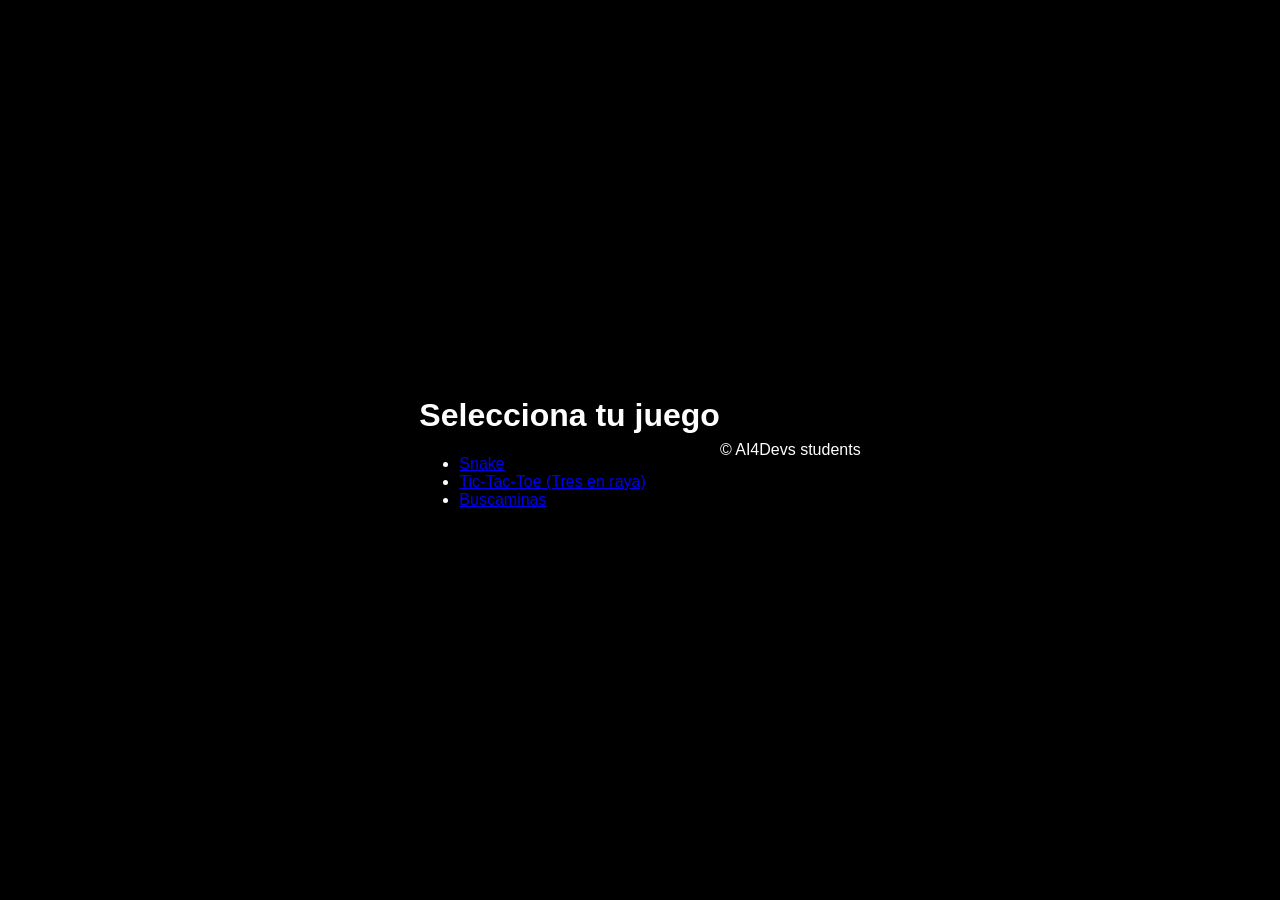
<file: index.html>
<!DOCTYPE html>
<html lang="es">
<head>
    <meta charset="UTF-8">
    <title>Índice de Juegos - AI4Devs</title>
    <link rel="stylesheet" href="styles.css">
</head>
<body>
    <div id="game-index">
        <h1>Selecciona tu juego</h1>
        <ul>
            <li><a href="snake-EHS/index.html">Snake</a></li>
            <li><a href="tic-tac-toe-AJD/index.html">Tic-Tac-Toe (Tres en raya)</a></li>
            <li><a href="buscaminas-JFB/index.html">Buscaminas</a></li>
        </ul>
    </div>
    <footer>
        <p>© AI4Devs students</p>
    </footer>
</body>
</html>
</file>
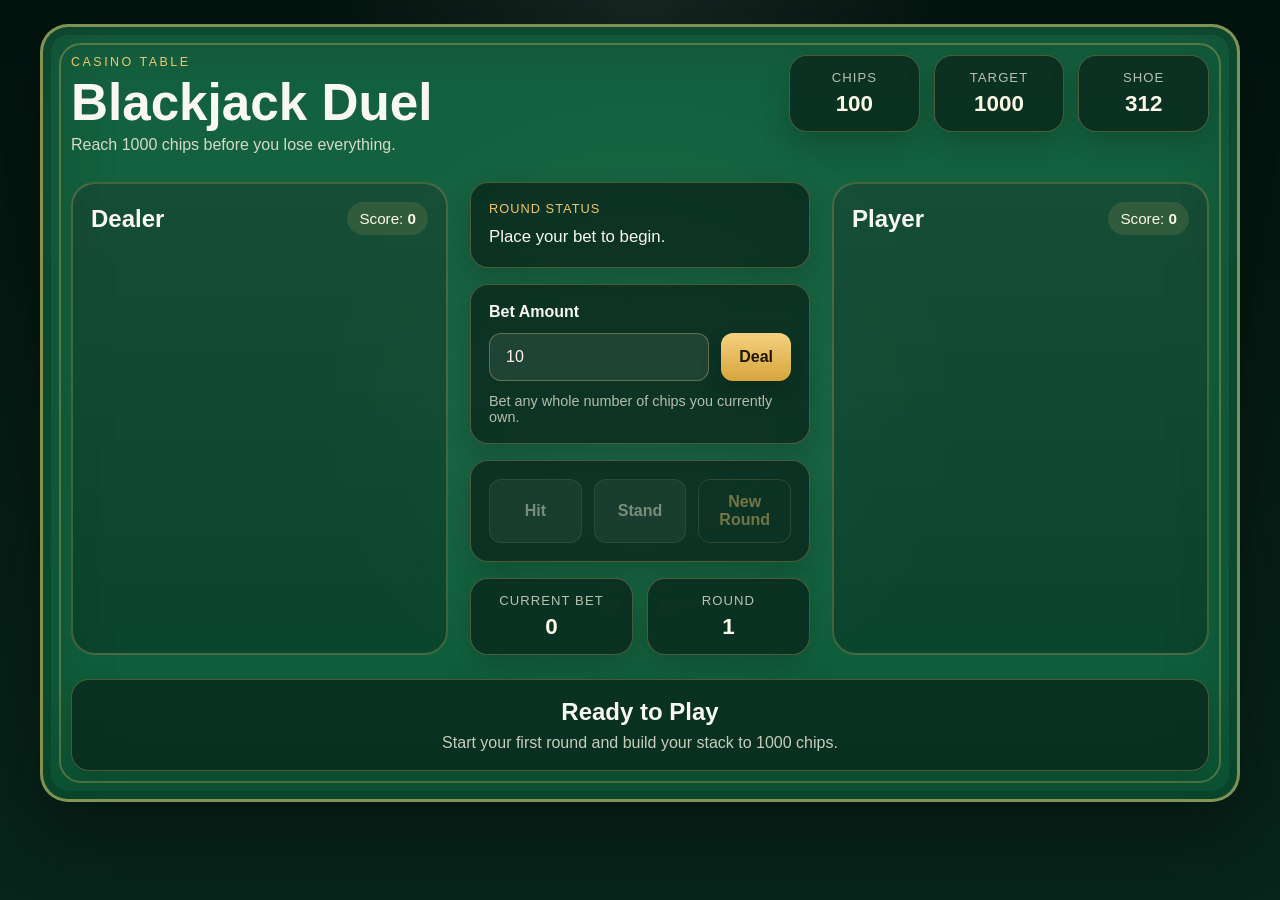
<file: blackjack-JPP/index.html>
<!DOCTYPE html>
<html lang="en">
<head>
  <meta charset="UTF-8" />
  <meta name="viewport" content="width=device-width, initial-scale=1.0" />
  <title>Blackjack Duel</title>
  <link rel="stylesheet" href="styles.css" />
</head>
<body>
  <main class="game-shell">
    <section class="table-header">
      <div>
        <p class="eyebrow">Casino Table</p>
        <h1>Blackjack Duel</h1>
        <p class="subtitle">Reach 1000 chips before you lose everything.</p>
      </div>

      <div class="goal-panel">
        <div class="goal-item">
          <span class="label">Chips</span>
          <strong id="chip-count">100</strong>
        </div>
        <div class="goal-item">
          <span class="label">Target</span>
          <strong>1000</strong>
        </div>
        <div class="goal-item">
          <span class="label">Shoe</span>
          <strong id="shoe-count">312</strong>
        </div>
      </div>
    </section>

    <section class="table-surface">
      <div class="dealer-zone hand-zone">
        <div class="zone-header">
          <h2>Dealer</h2>
          <span class="score-pill">Score: <strong id="dealer-score">0</strong></span>
        </div>
        <div id="dealer-hand" class="hand-cards" aria-label="Dealer hand"></div>
      </div>

      <div class="center-panel">
        <div class="status-board">
          <p class="status-label">Round Status</p>
          <p id="round-message" class="round-message">Place your bet to begin.</p>
        </div>

        <form id="bet-form" class="bet-panel">
          <label for="bet-input">Bet Amount</label>
          <div class="bet-controls">
            <input
              id="bet-input"
              name="bet-input"
              type="number"
              min="1"
              step="1"
              value="10"
              inputmode="numeric"
              autocomplete="off"
            />
            <button id="deal-button" type="submit" class="btn btn-primary">Deal</button>
          </div>
          <p class="bet-hint">Bet any whole number of chips you currently own.</p>
        </form>

        <div class="action-panel">
          <button id="hit-button" class="btn btn-secondary" type="button" disabled>Hit</button>
          <button id="stand-button" class="btn btn-secondary" type="button" disabled>Stand</button>
          <button id="new-round-button" class="btn btn-ghost" type="button" disabled>New Round</button>
        </div>

        <div class="round-stats">
          <div class="stat-card">
            <span class="label">Current Bet</span>
            <strong id="current-bet">0</strong>
          </div>
          <div class="stat-card">
            <span class="label">Round</span>
            <strong id="round-number">1</strong>
          </div>
        </div>
      </div>

      <div class="player-zone hand-zone">
        <div class="zone-header">
          <h2>Player</h2>
          <span class="score-pill">Score: <strong id="player-score">0</strong></span>
        </div>
        <div id="player-hand" class="hand-cards" aria-label="Player hand"></div>
      </div>
    </section>

    <section class="game-banner" id="game-banner" aria-live="polite">
      <h2 id="banner-title">Ready to Play</h2>
      <p id="banner-text">Start your first round and build your stack to 1000 chips.</p>
    </section>
  </main>

  <template id="card-template">
    <article class="card">
      <div class="card-rank"></div>
      <div class="card-suit"></div>
    </article>
  </template>

  <script src="script.js"></script>
</body>
</html>
</file>
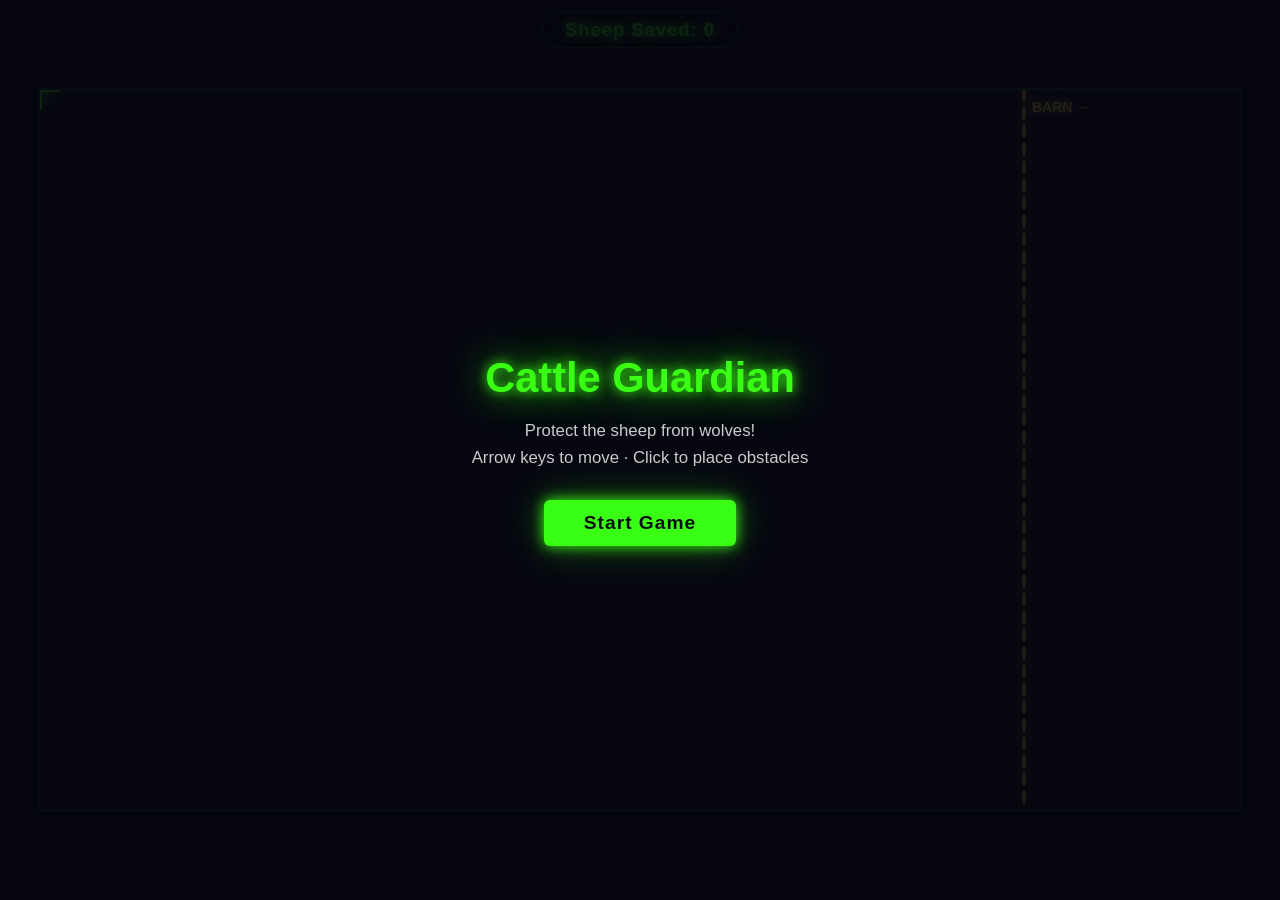
<file: cattle_guardian-LG/index.html>
<!DOCTYPE html>
<html lang="en">
<head>
    <meta charset="UTF-8">
    <meta name="viewport" content="width=device-width, initial-scale=1.0">
    <title>Cattle Guardian</title>
    <link rel="stylesheet" href="styles.css">
</head>
<body>
    <div id="game-container">
        <canvas id="gameCanvas"></canvas>
        <div id="hud">
            <span id="score">Sheep Saved: 0</span>
        </div>
        <div id="overlay" class="hidden">
            <h1 id="overlay-title">Cattle Guardian</h1>
            <p id="overlay-message">Protect the sheep from wolves!<br>Arrow keys to move · Click to place obstacles</p>
            <button id="start-btn">Start Game</button>
        </div>
    </div>
    <script src="game.js"></script>
</body>
</html>
</file>
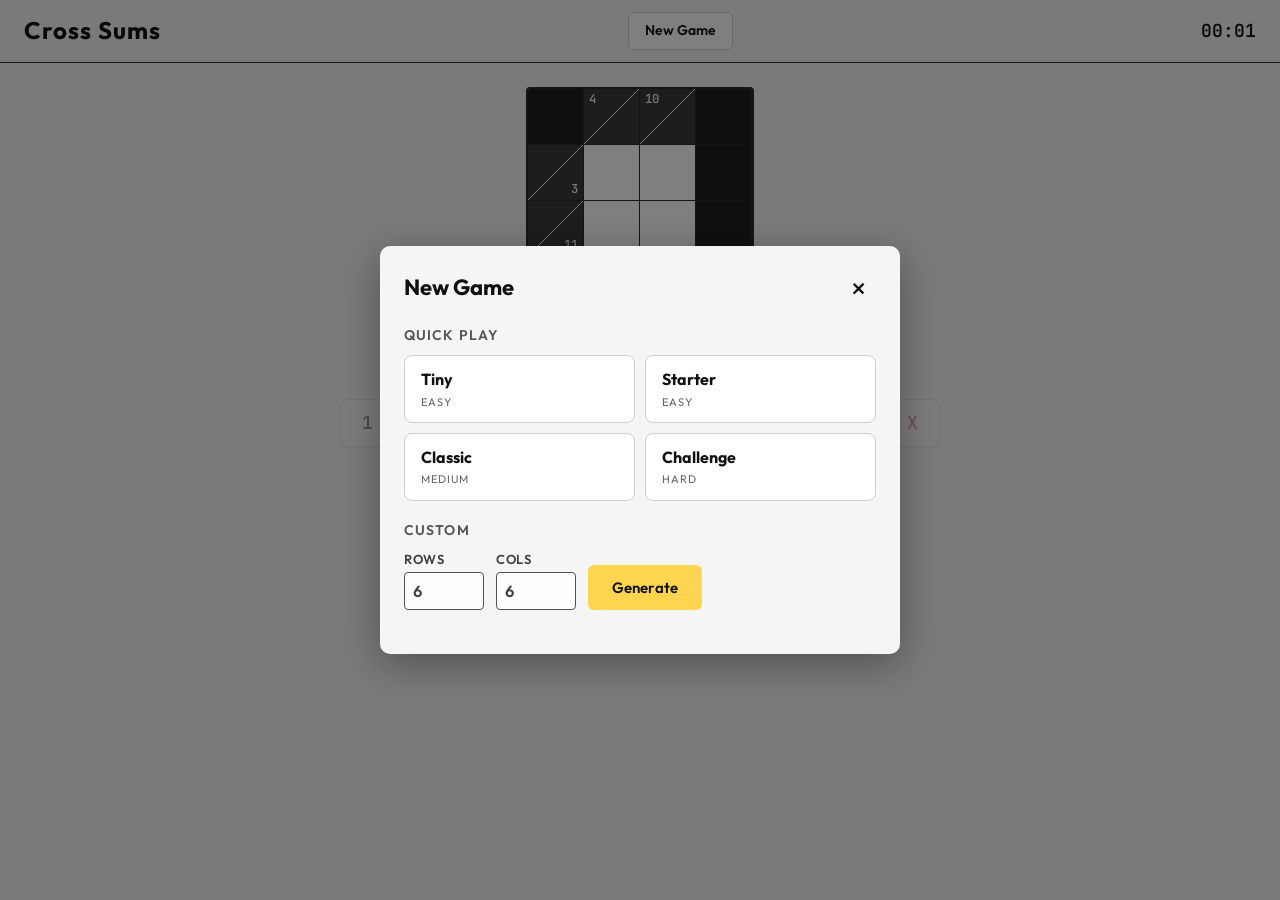
<file: cross_sums-ALJ/index.html>
<!DOCTYPE html>
<html lang="en">
<head>
  <meta charset="UTF-8" />
  <meta name="viewport" content="width=device-width, initial-scale=1.0" />
  <title>Cross Sums</title>
  <link rel="preconnect" href="https://fonts.googleapis.com" />
  <link rel="preconnect" href="https://fonts.gstatic.com" crossorigin />
  <link
    href="https://fonts.googleapis.com/css2?family=Outfit:wght@400;500;600;700&family=JetBrains+Mono:wght@400;500;600;700&display=swap"
    rel="stylesheet"
  />
  <link rel="stylesheet" href="css/styles.css" />
</head>
<body>
  <header id="topbar">
    <h1 class="app-title">Cross Sums</h1>
    <button id="btn-open-newgame" type="button" class="topbar-btn">New Game</button>
    <div id="timer" aria-label="Elapsed time">00:00</div>
  </header>
  <main id="app">
    <div class="grid-stage">
      <div id="grid-container"></div>
      <div id="win-overlay" hidden role="dialog" aria-modal="true" aria-labelledby="win-title">
        <div class="win-content">
          <h2 id="win-title">Puzzle Complete!</h2>
          <p id="win-time" class="win-time"></p>
          <button id="btn-new-game" type="button" class="btn-primary">New Game</button>
        </div>
      </div>
    </div>
    <div id="toolbar">
      <button id="btn-check" type="button" class="toolbar-btn">Check</button>
      <button id="btn-reveal" type="button" class="toolbar-btn">Reveal</button>
      <button id="btn-notes" type="button" class="toolbar-btn" aria-pressed="false">
        <span class="pencil-icon" aria-hidden="true">&#9998;</span>
        Notes
      </button>
    </div>
    <div id="numpad-container"></div>
  </main>

  <div id="newgame-modal" hidden role="dialog" aria-modal="true" aria-labelledby="newgame-title">
    <div class="modal-content">
      <header class="modal-header">
        <h2 id="newgame-title">New Game</h2>
        <button id="btn-modal-close" type="button" class="modal-close" aria-label="Close">&times;</button>
      </header>
      <section class="modal-section">
        <h3>Quick Play</h3>
        <div id="builtin-buttons" class="quick-play-grid"></div>
      </section>
      <section class="modal-section">
        <h3>Custom</h3>
        <div class="custom-inputs">
          <label>
            Rows
            <input type="number" id="custom-rows" min="4" max="15" value="6" />
          </label>
          <label>
            Cols
            <input type="number" id="custom-cols" min="4" max="15" value="6" />
          </label>
          <button id="btn-generate" type="button" class="btn-primary">Generate</button>
        </div>
        <p id="custom-error" class="custom-error" hidden></p>
      </section>
      <div id="loading-spinner" hidden class="loading">
        <div class="spinner" aria-hidden="true"></div>
        <span>Generating puzzle...</span>
      </div>
    </div>
  </div>

  <div id="sr-live" class="sr-only" aria-live="polite" aria-atomic="true"></div>

  <!-- Load scripts in dependency order -->
  <script src="js/grid.js"></script>
  <script src="js/validator.js"></script>
  <script src="js/pencil.js"></script>
  <script src="js/renderer.js"></script>
  <script src="js/input.js"></script>
  <script src="js/timer.js"></script>
  <script src="js/storage.js"></script>
  <script src="js/generator.js"></script>
  <script src="js/puzzles.js"></script>
  <script src="js/main.js"></script>
</body>
</html>
</file>
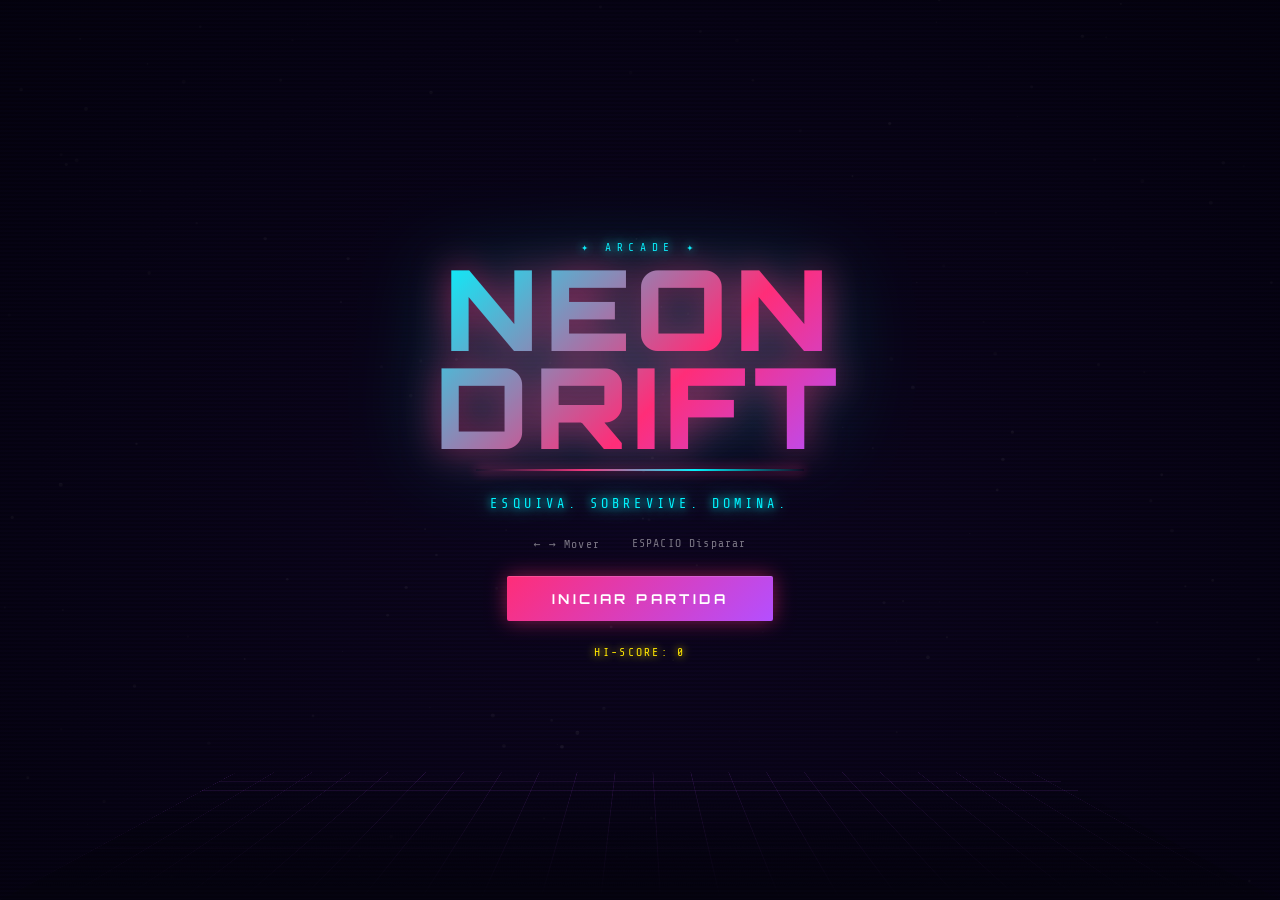
<file: game-MDH/index.html>
<!DOCTYPE html>
<html lang="es">
<head>
  <meta charset="UTF-8" />
  <meta name="viewport" content="width=device-width, initial-scale=1.0" />
  <title>NEON DRIFT</title>
  <link rel="stylesheet" href="style.css" />
</head>
<body>
  <canvas id="gameCanvas"></canvas>

  <!-- Pantalla de inicio -->
  <div id="startScreen" class="overlay">
    <div class="overlay-content">
      <div class="logo-wrap">
        <div class="logo-sub">✦ ARCADE ✦</div>
        <h1 class="logo">NEON<br>DRIFT</h1>
        <div class="logo-line"></div>
      </div>
      <p class="tagline">Esquiva. Sobrevive. Domina.</p>
      <div class="controls-hint">
        <span>← → Mover</span>
        <span>ESPACIO Disparar</span>
      </div>
      <button id="startBtn" class="btn-primary">INICIAR PARTIDA</button>
      <div class="hi-score-display">HI-SCORE: <span id="hiScoreStart">0</span></div>
    </div>
    <div class="scanlines"></div>
    <div class="grid-floor"></div>
  </div>

  <!-- HUD en juego -->
  <div id="hud" class="hud hidden">
    <div class="hud-left">
      <div class="hud-label">SCORE</div>
      <div class="hud-value" id="scoreDisplay">0</div>
    </div>
    <div class="hud-center">
      <div class="hud-label">NIVEL</div>
      <div class="hud-value" id="levelDisplay">1</div>
    </div>
    <div class="hud-right">
      <div class="hud-label">VIDAS</div>
      <div class="hud-value hearts" id="livesDisplay">♥♥♥</div>
    </div>
  </div>

  <!-- Pantalla Game Over -->
  <div id="gameOverScreen" class="overlay hidden">
    <div class="overlay-content">
      <div class="go-title">GAME<br>OVER</div>
      <div class="go-scores">
        <div class="score-row">
          <span>PUNTUACIÓN</span>
          <span id="finalScore">0</span>
        </div>
        <div class="score-row hi">
          <span>HI-SCORE</span>
          <span id="finalHiScore">0</span>
        </div>
        <div class="score-row">
          <span>NIVEL</span>
          <span id="finalLevel">1</span>
        </div>
      </div>
      <div class="btn-group">
        <button id="restartBtn" class="btn-primary">REINTENTAR</button>
        <button id="menuBtn" class="btn-secondary">MENÚ</button>
      </div>
    </div>
    <div class="scanlines"></div>
    <div class="grid-floor"></div>
  </div>

  <!-- Pausa -->
  <div id="pauseScreen" class="overlay hidden">
    <div class="overlay-content">
      <div class="pause-title">PAUSA</div>
      <button id="resumeBtn" class="btn-primary">CONTINUAR</button>
      <button id="pauseMenuBtn" class="btn-secondary">MENÚ</button>
    </div>
    <div class="scanlines"></div>
  </div>

  <script src="script.js"></script>
</body>
</html>
</file>
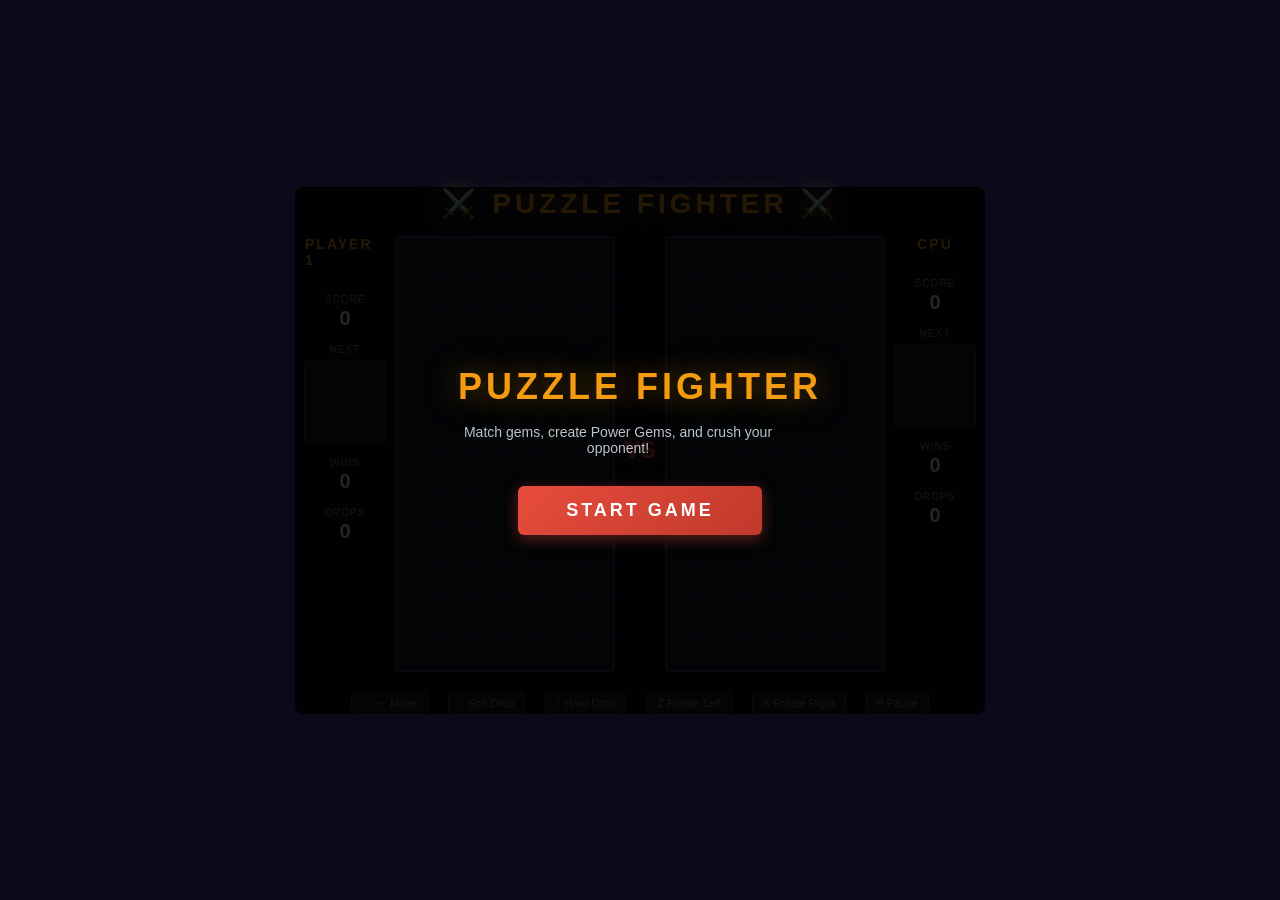
<file: puzzle-fighter-JRG/index.html>
<!DOCTYPE html>
<html lang="en">
<head>
  <meta charset="UTF-8">
  <meta name="viewport" content="width=device-width, initial-scale=1.0">
  <title>Puzzle Fighter</title>
  <link rel="stylesheet" href="styles.css">
</head>
<body>
  <div id="game-container">
    <h1 class="title">⚔️ PUZZLE FIGHTER ⚔️</h1>
    <div class="game-area">
      <div class="side-panel left-panel">
        <div class="player-label">PLAYER 1</div>
        <div class="score-label">SCORE</div>
        <div id="score-p1" class="score-value">0</div>
        <div class="next-label">NEXT</div>
        <canvas id="next-p1" width="80" height="80"></canvas>
        <div class="wins-label">WINS</div>
        <div id="wins-p1" class="wins-value">0</div>
        <div class="drop-count-label">DROPS</div>
        <div id="drops-p1" class="drop-count-value">0</div>
      </div>
      <canvas id="board-p1" width="216" height="432"></canvas>
      <div class="vs-divider">VS</div>
      <canvas id="board-p2" width="216" height="432"></canvas>
      <div class="side-panel right-panel">
        <div class="player-label">CPU</div>
        <div class="score-label">SCORE</div>
        <div id="score-p2" class="score-value">0</div>
        <div class="next-label">NEXT</div>
        <canvas id="next-p2" width="80" height="80"></canvas>
        <div class="wins-label">WINS</div>
        <div id="wins-p2" class="wins-value">0</div>
        <div class="drop-count-label">DROPS</div>
        <div id="drops-p2" class="drop-count-value">0</div>
      </div>
    </div>
    <div class="controls-info">
      <span>← → Move</span>
      <span>↓ Soft Drop</span>
      <span>↑ Hard Drop</span>
      <span>Z Rotate Left</span>
      <span>X Rotate Right</span>
      <span>P Pause</span>
    </div>
    <div id="overlay" class="overlay">
      <div class="overlay-content">
        <h2 id="overlay-title">PUZZLE FIGHTER</h2>
        <p id="overlay-message">Match gems, create Power Gems, and crush your opponent!</p>
        <button id="start-btn" class="start-btn">START GAME</button>
      </div>
    </div>
    <div id="counter-warning-p1" class="counter-warning left"></div>
    <div id="counter-warning-p2" class="counter-warning right"></div>
  </div>
  <script src="game.js"></script>
</body>
</html>
</file>
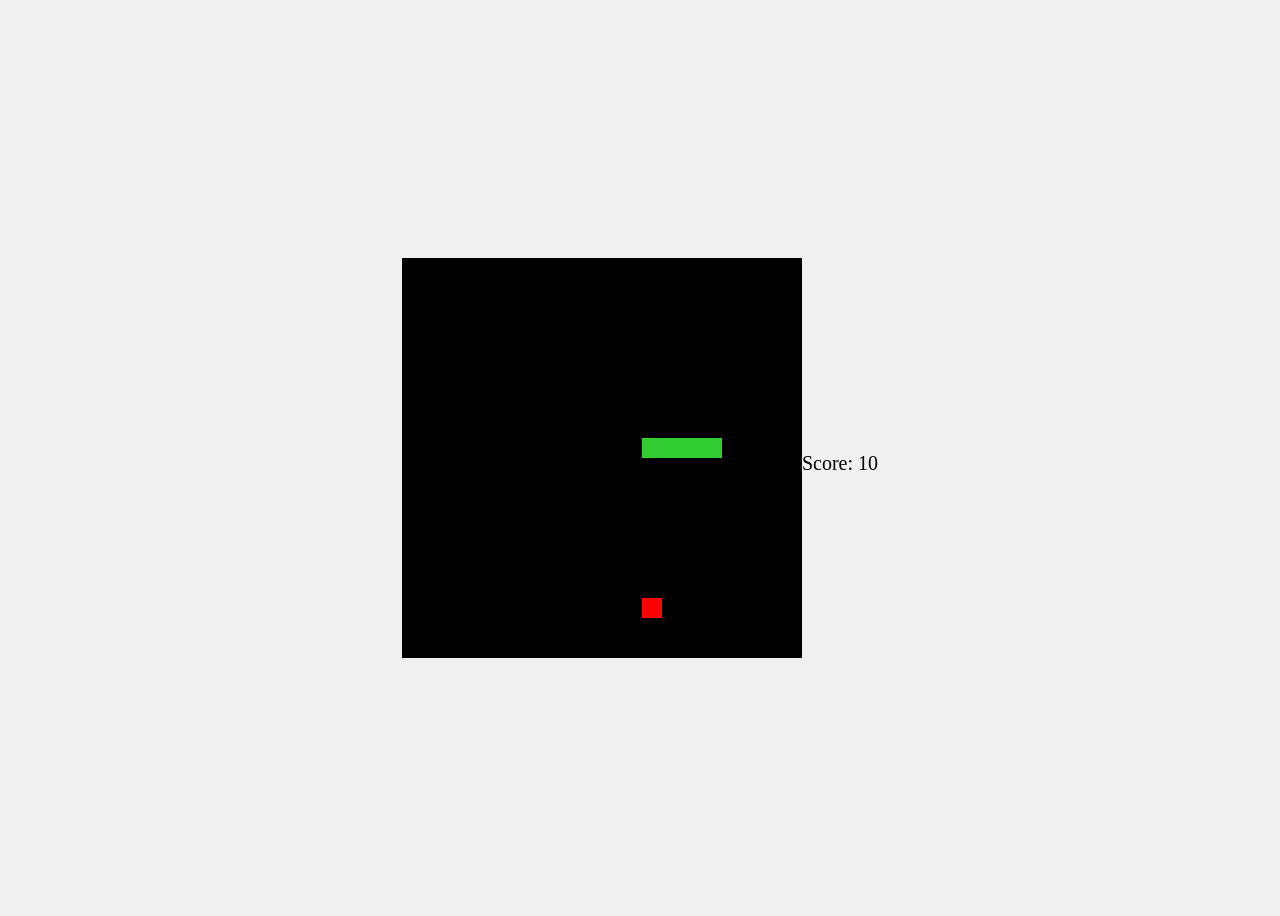
<file: snake-EHS/index.html>
<!DOCTYPE html>
<html lang="en">
<head>
    <meta charset="UTF-8">
    <title>Snake Game</title>
    <style>
        body {
            display: flex;
            justify-content: center;
            align-items: center;
            height: 100vh;
            background-color: #f0f0f0;
        }
        #gameArea {
            width: 400px;
            height: 400px;
            background-color: #000;
            position: relative;
        }
        .snake {
            width: 20px;
            height: 20px;
            background-color: #32CD32;
            position: absolute;
        }
        .food {
            width: 20px;
            height: 20px;
            background-color: red;
            position: absolute;
        }
        #score {
            color: #000;
            font-size: 20px;
            margin-top: 10px;
        }
    </style>
</head>
<body>
    <div id="gameArea"></div>
    <div id="score">Score: 0</div>
    <script>
        const gameArea = document.getElementById('gameArea');
        const scoreDisplay = document.getElementById('score');
        let score = 0;
        let speed = 200;
        let snake = [{x: 180, y: 180}, {x: 160, y: 180}, {x: 140, y: 180}];
        let dx = 20;
        let dy = 0;
        let food = {x: 0, y: 0};
        let changingDirection = false;

        function main() {
            if (didGameEnd()) return gameOver();

            changingDirection = false;
            setTimeout(function onTick() {
                clearCanvas();
                drawFood();
                advanceSnake();
                drawSnake();
                // Call main again
                main();
            }, speed);
        }

        function clearCanvas() {
            gameArea.innerHTML = '';
        }

        function drawSnake() {
            snake.forEach(part => {
                const snakeElement = document.createElement('div');
                snakeElement.style.left = part.x + 'px';
                snakeElement.style.top = part.y + 'px';
                snakeElement.classList.add('snake');
                gameArea.appendChild(snakeElement);
            });
        }

        function advanceSnake() {
            const head = {x: snake[0].x + dx, y: snake[0].y + dy};
            snake.unshift(head);

            const didEatFood = snake[0].x === food.x && snake[0].y === food.y;
            if (didEatFood) {
                score += 10;
                scoreDisplay.textContent = 'Score: ' + score;
                createFood();
                speed *= 0.9;
            } else {
                snake.pop();
            }
        }

        function changeDirection(event) {
            const LEFT_KEY = 37;
            const RIGHT_KEY = 39;
            const UP_KEY = 38;
            const DOWN_KEY = 40;

            if (changingDirection) return;
            changingDirection = true;

            const keyPressed = event.keyCode;
            const goingUp = dy === -20;
            const goingDown = dy === 20;
            const goingRight = dx === 20;
            const goingLeft = dx === -20;

            if (keyPressed === LEFT_KEY && !goingRight) {
                dx = -20;
                dy = 0;
            }
            if (keyPressed === UP_KEY && !goingDown) {
                dx = 0;
                dy = -20;
            }
            if (keyPressed === RIGHT_KEY && !goingLeft) {
                dx = 20;
                dy = 0;
            }
            if (keyPressed === DOWN_KEY && !goingUp) {
                dx = 0;
                dy = 20;
            }
        }

        function randomTen(min, max) {
            return Math.round((Math.random() * (max-min) + min) / 20) * 20;
        }

        function createFood() {
            food.x = randomTen(0, gameArea.clientWidth - 20);
            food.y = randomTen(0, gameArea.clientHeight - 20);
            snake.forEach(function isFoodOnSnake(part) {
                const foodIsOnSnake = part.x == food.x && part.y == food.y;
                if (foodIsOnSnake) createFood();
            });
        }

        function drawFood() {
            const foodElement = document.createElement('div');
            foodElement.style.left = food.x + 'px';
            foodElement.style.top = food.y + 'px';
            foodElement.classList.add('food');
            gameArea.appendChild(foodElement);
        }

        function didGameEnd() {
            for (let i = 4; i < snake.length; i++) {
                const didCollide = snake[i].x === snake[0].x && snake[i].y === snake[0].y;
                if (didCollide) return true;
            }
            const hitLeftWall = snake[0].x < 0;
            const hitRightWall = snake[0].x > gameArea.clientWidth - 20;
            const hitTopWall = snake[0].y < 0;
            const hitBottomWall = snake[0].y > gameArea.clientHeight - 20;
            return hitLeftWall || hitRightWall || hitTopWall || hitBottomWall;
        }

        function gameOver() {
            alert('Game Over. Your score was ' + score);
            document.location.reload();
        }

        document.addEventListener('keydown', changeDirection);
        createFood();
        main();
    </script>
</body>
</html>
</file>
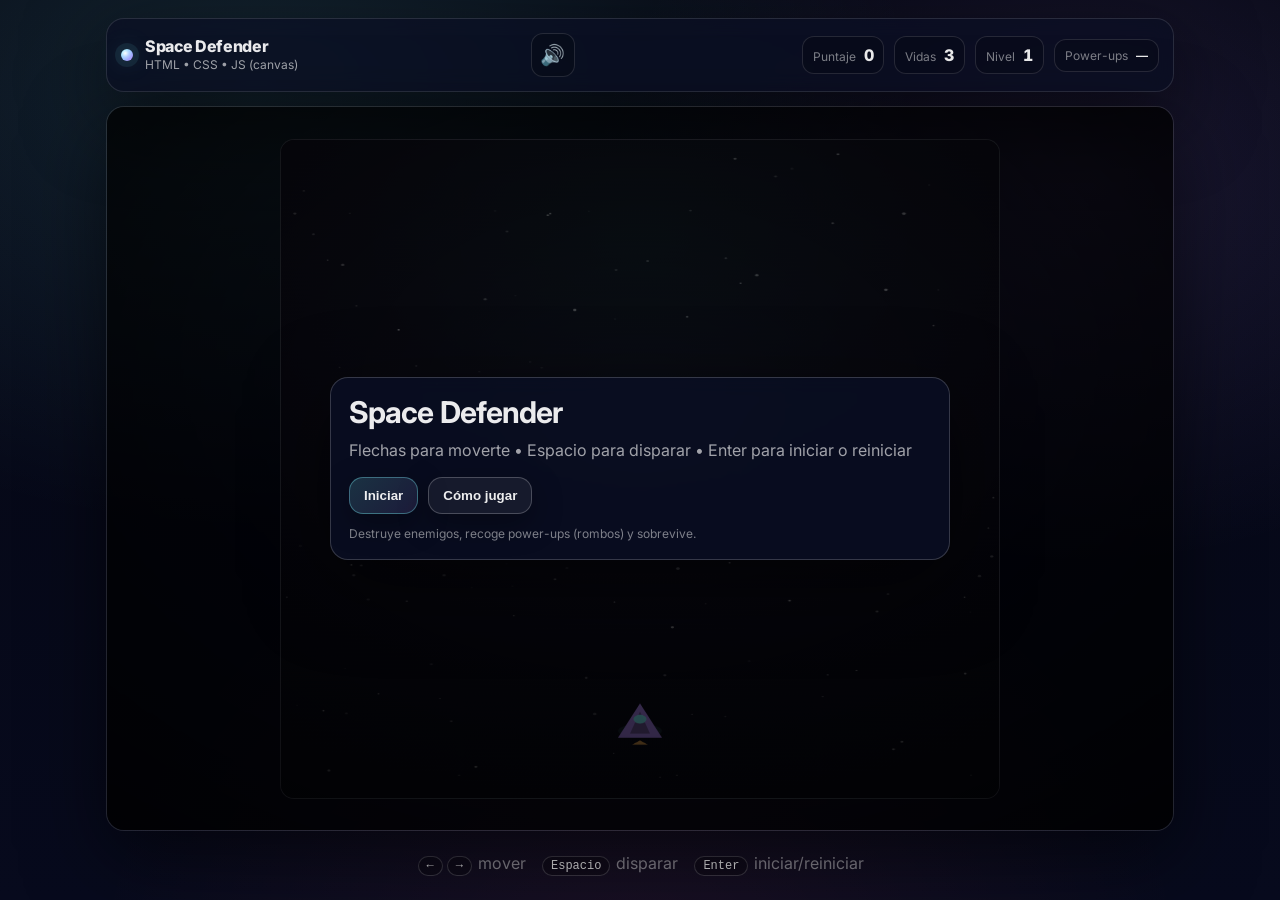
<file: space-defender-ASP/index.html>
<!doctype html>
<html lang="es">
  <head>
    <meta charset="UTF-8" />
    <meta name="viewport" content="width=device-width, initial-scale=1.0" />
    <title>Space Defender</title>
    <link rel="preconnect" href="https://fonts.googleapis.com" />
    <link rel="preconnect" href="https://fonts.gstatic.com" crossorigin />
    <link
      href="https://fonts.googleapis.com/css2?family=Inter:wght@400;600;800&display=swap"
      rel="stylesheet"
    />
    <link rel="stylesheet" href="styles.css" />
  </head>
  <body>
    <main class="shell">
      <header class="topbar">
        <div class="brand">
          <div class="brand__dot" aria-hidden="true"></div>
          <div class="brand__text">
            <div class="brand__title">Space Defender</div>
            <div class="brand__sub">HTML • CSS • JS (canvas)</div>
          </div>
        </div>

        <div class="topbar__right">
          <button
            type="button"
            class="sound-toggle"
            id="soundToggle"
            aria-pressed="false"
            aria-label="Silenciar sonido"
            title="Sonido activado"
          >
            <span class="sound-toggle__ico" aria-hidden="true">🔊</span>
          </button>
          <div class="hud" aria-label="HUD">
            <div class="hud__item">
              <span class="hud__label">Puntaje</span>
              <span class="hud__value" id="score">0</span>
            </div>
            <div class="hud__item">
              <span class="hud__label">Vidas</span>
              <span class="hud__value" id="lives">3</span>
            </div>
            <div class="hud__item">
              <span class="hud__label">Nivel</span>
              <span class="hud__value" id="level">1</span>
            </div>
            <div class="hud__item hud__item--buffs">
              <span class="hud__label">Power-ups</span>
              <span class="hud__value hud__value--small" id="buffs">—</span>
            </div>
          </div>
        </div>
      </header>

      <section class="stage" aria-label="Juego">
        <canvas id="game" width="720" height="960" aria-label="Canvas del juego"></canvas>

        <div class="overlay" id="overlay" aria-live="polite">
          <div class="panel">
            <h1 class="panel__title" id="overlayTitle">Space Defender</h1>
            <p class="panel__text" id="overlayText">
              Flechas para moverte • Espacio para disparar • Enter para iniciar o reiniciar
            </p>
            <div class="panel__actions">
              <button class="btn" id="startBtn" type="button">Iniciar</button>
              <button class="btn btn--ghost" id="howBtn" type="button">Cómo jugar</button>
            </div>
            <div class="panel__hint" id="overlayHint">Tip: mantén el ritmo, apunta al centro.</div>
          </div>
        </div>

        <div class="toast" id="toast" role="status" aria-live="polite" hidden></div>
      </section>

      <footer class="footer">
        <div class="keys">
          <span class="key"><kbd>←</kbd><kbd>→</kbd> mover</span>
          <span class="key"><kbd>Espacio</kbd> disparar</span>
          <span class="key"><kbd>Enter</kbd> iniciar/reiniciar</span>
        </div>
      </footer>
    </main>

    <script src="script.js"></script>
  </body>
</html>
</file>
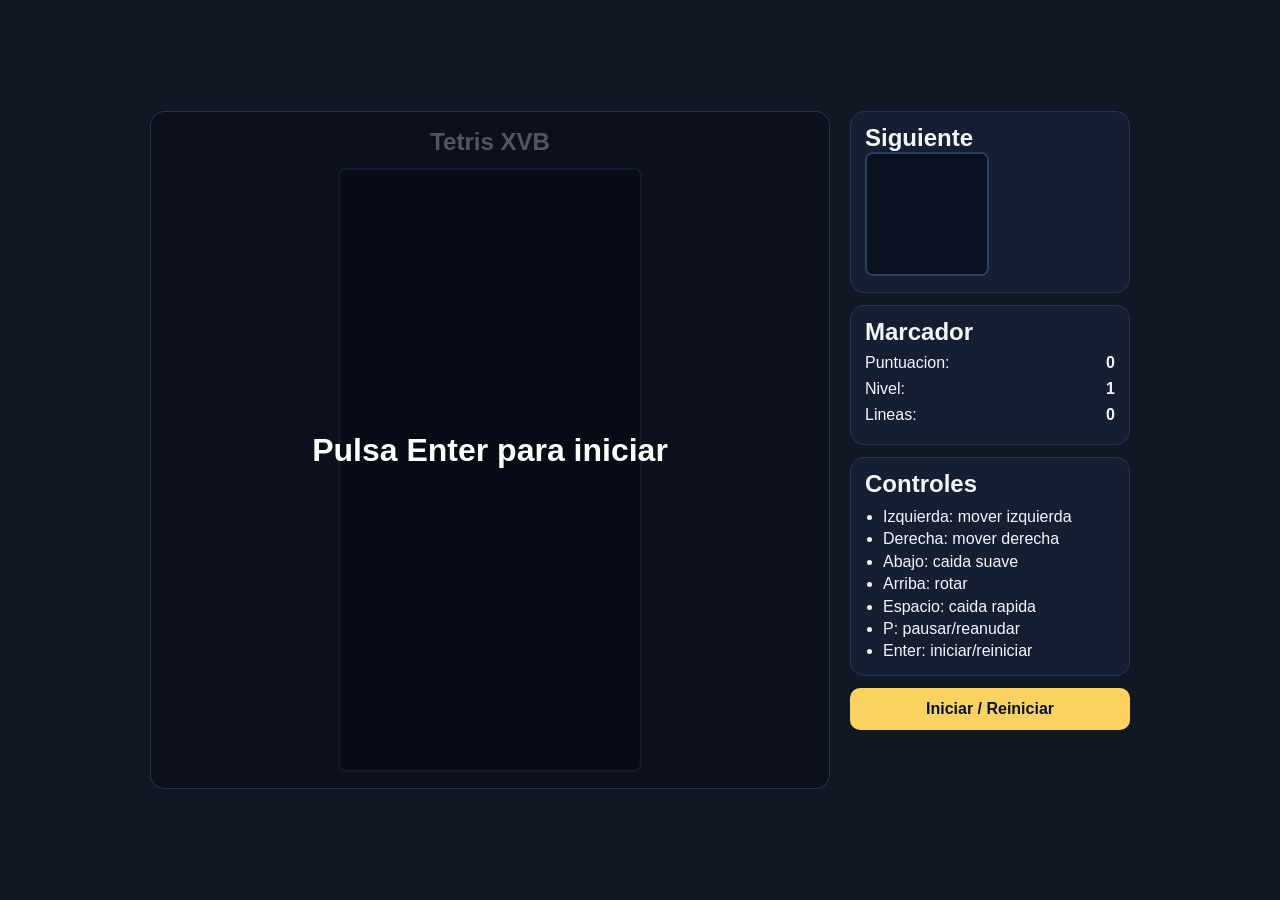
<file: tetris-XVB/index.html>
<!doctype html>
<html lang="es">
  <head>
    <meta charset="UTF-8" />
    <meta name="viewport" content="width=device-width, initial-scale=1.0" />
    <title>Tetris XVB</title>
    <link rel="stylesheet" href="./css/styles.css" />
  </head>
  <body>
    <main class="layout">
      <section class="board-panel">
        <h1>Tetris XVB</h1>
        <canvas id="gameCanvas" width="300" height="600" aria-label="Tablero de Tetris"></canvas>
        <div class="overlay" id="overlayMessage" aria-live="polite"></div>
      </section>

      <aside class="info-panel">
        <div class="card">
          <h2>Siguiente</h2>
          <canvas id="nextCanvas" width="120" height="120" aria-label="Siguiente pieza"></canvas>
        </div>

        <div class="card">
          <h2>Marcador</h2>
          <p><span>Puntuacion:</span> <strong id="scoreValue">0</strong></p>
          <p><span>Nivel:</span> <strong id="levelValue">1</strong></p>
          <p><span>Lineas:</span> <strong id="linesValue">0</strong></p>
        </div>

        <div class="card">
          <h2>Controles</h2>
          <ul>
            <li>Izquierda: mover izquierda</li>
            <li>Derecha: mover derecha</li>
            <li>Abajo: caida suave</li>
            <li>Arriba: rotar</li>
            <li>Espacio: caida rapida</li>
            <li>P: pausar/reanudar</li>
            <li>Enter: iniciar/reiniciar</li>
          </ul>
        </div>

        <button id="startButton" type="button">Iniciar / Reiniciar</button>
      </aside>
    </main>

    <script src="./js/game.js"></script>
  </body>
</html>
</file>
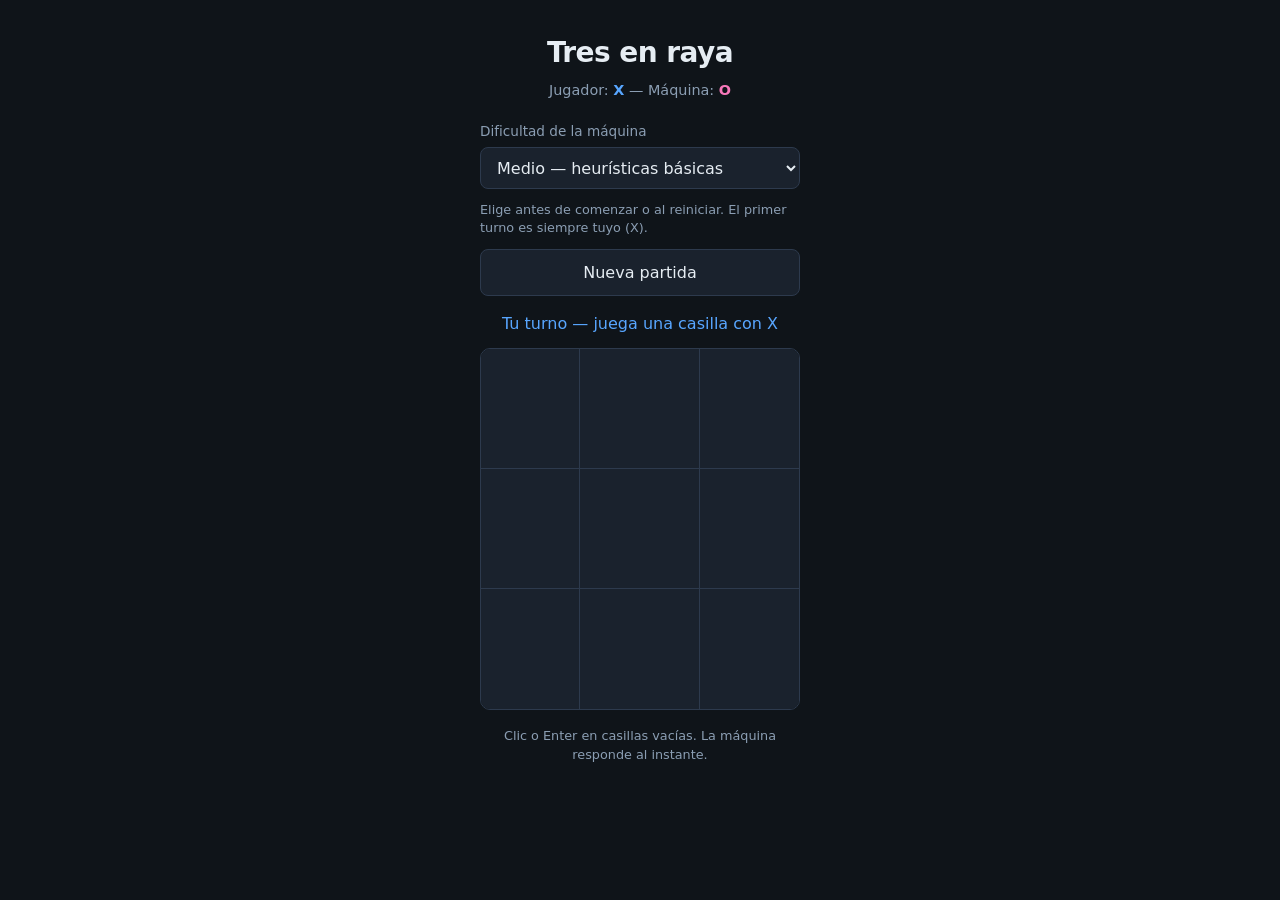
<file: tic-tac-toe-AJD/index.html>
<!DOCTYPE html>
<html lang="es">
<head>
    <meta charset="UTF-8">
    <meta name="viewport" content="width=device-width, initial-scale=1">
    <title>Tic-Tac-Toe — AJD</title>
    <link rel="stylesheet" href="styles.css">
</head>
<body>
    <main class="app" id="app">
        <header class="header">
            <h1 class="header__title">Tres en raya</h1>
            <p class="header__meta">Jugador: <span class="header__tag">X</span> — Máquina: <span class="header__tag">O</span></p>
        </header>

        <section class="controls" aria-label="Configuración de partida">
            <label class="field">
                <span class="field__label">Dificultad de la máquina</span>
                <select id="difficulty" class="field__select" aria-describedby="diff-hint">
                    <option value="easy">Fácil — movimientos aleatorios</option>
                    <option value="medium" selected>Medio — heurísticas básicas</option>
                    <option value="hard">Difícil — juego óptimo (minimax)</option>
                </select>
            </label>
            <p id="diff-hint" class="field__hint">Elige antes de comenzar o al reiniciar. El primer turno es siempre tuyo (X).</p>
            <button type="button" class="btn btn--secondary" id="btnNewGame">Nueva partida</button>
        </section>

        <p class="status" id="status" role="status" aria-live="polite">Tu turno — juega una casilla con X</p>

        <div
            class="board"
            id="board"
            role="group"
            aria-label="Tablero de tres en raya, nueve casillas"
        >
        </div>

        <p class="footer-hint" id="footer-hint" aria-hidden="true">Clic o Enter en casillas vacías. La máquina responde al instante.</p>
    </main>
    <script src="app.js" defer></script>
</body>
</html>
</file>
<file: styles.css>
body {
    display: flex;
    justify-content: center;
    align-items: center;
    height: 100vh;
    margin: 0;
    background-color: #000;
    color: #fff;
    font-family: Arial, sans-serif;
}
#game-container {
    display: flex;
    justify-content: center;
    align-items: center;
    height: 100vh;
    position: relative;
    touch-action: none; /* Move touch-action: none here */
}
#maze-canvas {
    border: 2px solid #fff;
}
#config-screen {
    display: flex;
    flex-direction: column;
    align-items: center;
    background-color: #000;
    color: #fff;
    padding: 20px;
    border: 2px solid #fff;
}
#config-screen label {
    margin: 5px 0;
}
#config-screen input {
    margin: 5px 0;
    padding: 5px;
    width: 50px;
    text-align: center;
}
#config-screen button {
    margin-top: 20px;
    padding: 10px 20px;
    font-size: 16px;
    cursor: pointer;
}
#mobile-controls {
    display: flex;
    flex-direction: column;
    justify-content: center;
    align-items: center;
    position: absolute;
    right: 20px;
    top: 50%;
    transform: translateY(-50%);
}
#mobile-controls button {
    width: 50px;
    height: 50px;
    margin: 5px;
    font-size: 24px;
    background-color: #333;
    color: #fff;
    border: none;
    border-radius: 5px;
    cursor: pointer;
}
#mobile-controls div {
    display: flex;
    justify-content: center;
    align-items: center;
}

#instructions-modal {
    position: fixed;
    top: 50%;
    left: 50%;
    transform: translate(-50%, -50%);
    background-color: #000;
    color: #fff;
    padding: 20px;
    border: 2px solid #fff;
    z-index: 1000;
    display: none;
}

#instructions-content {
    text-align: center;
}

#instructions-content button {
    margin-top: 20px;
    padding: 10px 20px;
    font-size: 16px;
    cursor: pointer;
    background-color: white;
    color: black;
    border: none;
    border-radius: 5px;
}

#instructions-button {
    position: absolute;
    top: 10px;
    left: 10px;
    padding: 10px 20px;
    font-size: 16px;
    cursor: pointer;
    background-color: white;
    color: black;
    border: none;
    border-radius: 5px;
}

#language-select {
    padding: 5px;
    font-size: 16px;
    cursor: pointer;
    background-color: white;
    color: black;
    border: none;
    border-radius: 5px;
}

#language-select,
#instructions-button {
    touch-action: auto; /* Ensure touch-action is auto for these elements */
}
</file>
<file: blackjack-JPP/styles.css>
:root {
  --bg-dark: #062b20;
  --felt: #0f5e3b;
  --felt-light: #18764c;
  --gold: #f2c66d;
  --gold-deep: #c9972f;
  --ivory: #fff8e7;
  --text: #f9f7f1;
  --shadow: rgba(0, 0, 0, 0.35);
  --danger: #d15353;
  --success: #58c27d;
  --panel: rgba(7, 33, 24, 0.72);
  --panel-border: rgba(242, 198, 109, 0.28);
}

* {
  box-sizing: border-box;
}

html,
body {
  margin: 0;
  min-height: 100%;
  font-family: "Trebuchet MS", "Verdana", sans-serif;
  color: var(--text);
  background:
    radial-gradient(circle at top, rgba(255, 255, 255, 0.08), transparent 30%),
    linear-gradient(180deg, #03130e 0%, #07251a 100%);
}

body {
  min-height: 100vh;
  padding: 24px;
}

.game-shell {
  max-width: 1200px;
  margin: 0 auto;
  padding: 28px;
  border: 3px solid rgba(242, 198, 109, 0.5);
  border-radius: 28px;
  background:
    radial-gradient(circle at center, rgba(255, 255, 255, 0.06), transparent 45%),
    linear-gradient(180deg, rgba(255, 255, 255, 0.02), transparent),
    var(--felt);
  box-shadow:
    0 30px 70px var(--shadow),
    inset 0 0 0 8px rgba(8, 50, 34, 0.35),
    inset 0 0 70px rgba(0, 0, 0, 0.22);
  position: relative;
  overflow: hidden;
}

.game-shell::before {
  content: "";
  position: absolute;
  inset: 16px;
  border: 2px solid rgba(242, 198, 109, 0.3);
  border-radius: 22px;
  pointer-events: none;
}

.table-header,
.table-surface,
.game-banner {
  position: relative;
  z-index: 1;
}

.table-header {
  display: flex;
  justify-content: space-between;
  gap: 24px;
  align-items: start;
  margin-bottom: 28px;
}

.eyebrow {
  margin: 0 0 8px;
  text-transform: uppercase;
  letter-spacing: 0.2em;
  color: var(--gold);
  font-size: 0.78rem;
}

h1,
h2,
p {
  margin-top: 0;
}

h1 {
  margin-bottom: 8px;
  font-size: clamp(2rem, 4vw, 3.4rem);
  line-height: 1;
}

.subtitle {
  margin-bottom: 0;
  color: rgba(255, 248, 231, 0.82);
}

.goal-panel {
  display: grid;
  grid-template-columns: repeat(3, minmax(100px, 1fr));
  gap: 14px;
  width: min(100%, 420px);
}

.goal-item,
.stat-card,
.status-board,
.bet-panel,
.action-panel,
.game-banner {
  background: var(--panel);
  border: 1px solid var(--panel-border);
  border-radius: 18px;
  box-shadow: 0 12px 28px rgba(0, 0, 0, 0.18);
}

.goal-item,
.stat-card {
  padding: 14px 16px;
  text-align: center;
}

.label {
  display: block;
  margin-bottom: 6px;
  font-size: 0.82rem;
  color: rgba(255, 248, 231, 0.72);
  text-transform: uppercase;
  letter-spacing: 0.08em;
}

.goal-item strong,
.stat-card strong {
  font-size: 1.4rem;
  color: var(--ivory);
}

.table-surface {
  display: grid;
  grid-template-columns: 1fr minmax(280px, 340px) 1fr;
  gap: 22px;
  align-items: stretch;
}

.hand-zone {
  min-height: 320px;
  padding: 18px;
  border-radius: 24px;
  border: 2px solid rgba(242, 198, 109, 0.24);
  background:
    linear-gradient(180deg, rgba(255, 255, 255, 0.04), transparent),
    rgba(6, 39, 27, 0.45);
}

.zone-header {
  display: flex;
  justify-content: space-between;
  align-items: center;
  gap: 16px;
  margin-bottom: 18px;
}

.zone-header h2 {
  margin-bottom: 0;
}

.score-pill {
  padding: 8px 12px;
  border-radius: 999px;
  background: rgba(242, 198, 109, 0.12);
  color: var(--ivory);
  font-size: 0.95rem;
}

.hand-cards {
  display: flex;
  flex-wrap: wrap;
  gap: 14px;
  align-content: start;
  min-height: 230px;
}

.center-panel {
  display: grid;
  gap: 16px;
  align-content: start;
}

.status-board,
.bet-panel,
.action-panel {
  padding: 18px;
}

.status-label {
  margin-bottom: 8px;
  color: var(--gold);
  text-transform: uppercase;
  letter-spacing: 0.08em;
  font-size: 0.8rem;
}

.round-message {
  margin-bottom: 0;
  font-size: 1.05rem;
  line-height: 1.5;
}

.bet-panel {
  display: grid;
  gap: 12px;
}

.bet-panel label {
  font-weight: 700;
}

.bet-controls {
  display: grid;
  grid-template-columns: 1fr auto;
  gap: 12px;
}

.bet-hint {
  margin-bottom: 0;
  color: rgba(255, 248, 231, 0.7);
  font-size: 0.9rem;
}

input[type="number"] {
  width: 100%;
  border: 1px solid rgba(242, 198, 109, 0.35);
  border-radius: 12px;
  background: rgba(255, 255, 255, 0.08);
  color: var(--ivory);
  padding: 14px 16px;
  font-size: 1rem;
  outline: none;
}

input[type="number"]:focus {
  border-color: var(--gold);
  box-shadow: 0 0 0 3px rgba(242, 198, 109, 0.18);
}

.btn {
  border: 0;
  border-radius: 12px;
  padding: 13px 18px;
  font-size: 1rem;
  font-weight: 700;
  cursor: pointer;
  transition: transform 160ms ease, box-shadow 160ms ease, opacity 160ms ease;
}

.btn:hover:not(:disabled) {
  transform: translateY(-1px);
}

.btn:disabled {
  opacity: 0.45;
  cursor: not-allowed;
}

.btn-primary {
  background: linear-gradient(180deg, #f4d080 0%, #d7a63b 100%);
  color: #1f1605;
  box-shadow: 0 10px 20px rgba(0, 0, 0, 0.18);
}

.btn-secondary {
  background: rgba(255, 248, 231, 0.12);
  color: var(--ivory);
  border: 1px solid rgba(255, 248, 231, 0.18);
}

.btn-ghost {
  background: transparent;
  color: var(--gold);
  border: 1px solid rgba(242, 198, 109, 0.35);
}

.action-panel {
  display: grid;
  grid-template-columns: repeat(3, 1fr);
  gap: 12px;
}

.round-stats {
  display: grid;
  grid-template-columns: repeat(2, 1fr);
  gap: 14px;
}

.game-banner {
  margin-top: 24px;
  padding: 18px 22px;
  text-align: center;
}

.game-banner h2 {
  margin-bottom: 8px;
}

.game-banner p {
  margin-bottom: 0;
  color: rgba(255, 248, 231, 0.78);
}

.card {
  width: 88px;
  height: 124px;
  border-radius: 16px;
  padding: 12px;
  display: flex;
  flex-direction: column;
  justify-content: space-between;
  background:
    linear-gradient(180deg, #fffdf8 0%, #efe7d4 100%);
  color: #23180e;
  box-shadow:
    0 10px 18px rgba(0, 0, 0, 0.22),
    inset 0 0 0 1px rgba(0, 0, 0, 0.08);
  border: 1px solid rgba(50, 36, 21, 0.12);
}

.card-rank {
  font-size: 1.35rem;
  font-weight: 800;
  line-height: 1;
}

.card-suit {
  align-self: end;
  font-size: 2rem;
  line-height: 1;
}

.card.red {
  color: #b63333;
}

.card.hidden {
  background:
    linear-gradient(135deg, #c51b2f 0%, #7f1124 100%);
  color: transparent;
  position: relative;
  overflow: hidden;
}

.card.hidden::before {
  content: "";
  position: absolute;
  inset: 10px;
  border-radius: 12px;
  border: 2px solid rgba(255, 255, 255, 0.35);
}

.card.hidden .card-rank,
.card.hidden .card-suit {
  visibility: hidden;
}

.banner-win {
  border-color: rgba(88, 194, 125, 0.45);
}

.banner-win h2 {
  color: var(--success);
}

.banner-loss {
  border-color: rgba(209, 83, 83, 0.45);
}

.banner-loss h2 {
  color: var(--danger);
}

@media (max-width: 980px) {
  .table-surface {
    grid-template-columns: 1fr;
  }

  .center-panel {
    order: -1;
  }

  .hand-zone {
    min-height: 240px;
  }
}

@media (max-width: 720px) {
  body {
    padding: 14px;
  }

  .game-shell {
    padding: 18px;
  }

  .table-header {
    grid-template-columns: 1fr;
    display: grid;
  }

  .goal-panel,
  .action-panel,
  .round-stats,
  .bet-controls {
    grid-template-columns: 1fr;
  }

  .card {
    width: 74px;
    height: 106px;
  }

  .hand-cards {
    gap: 10px;
  }
}
</file>
<file: cattle_guardian-LG/styles.css>
/* === Reset & Base === */
*, *::before, *::after {
    margin: 0;
    padding: 0;
    box-sizing: border-box;
}

html, body {
    width: 100%;
    height: 100%;
    overflow: hidden;
    background: #0a0a12;
    font-family: 'Segoe UI', 'Helvetica Neue', Arial, sans-serif;
    color: #eee;
}

/* === Game container === */
#game-container {
    position: relative;
    width: 100vw;
    height: 100vh;
    display: flex;
    align-items: center;
    justify-content: center;
}

#gameCanvas {
    display: block;
    background: #0d0d1a;
    border: 2px solid rgba(0, 255, 100, 0.25);
    border-radius: 4px;
}

/* === HUD === */
#hud {
    position: absolute;
    top: 12px;
    left: 50%;
    transform: translateX(-50%);
    padding: 6px 22px;
    background: rgba(0, 0, 0, 0.65);
    border: 1px solid rgba(0, 255, 100, 0.35);
    border-radius: 20px;
    font-size: 1.15rem;
    font-weight: 700;
    letter-spacing: 1px;
    color: #39ff14;
    text-shadow: 0 0 8px #39ff14, 0 0 20px #39ff14;
    pointer-events: none;
    z-index: 10;
}

/* === Overlay (start / game-over) === */
#overlay {
    position: absolute;
    inset: 0;
    display: flex;
    flex-direction: column;
    align-items: center;
    justify-content: center;
    background: rgba(5, 5, 15, 0.88);
    z-index: 20;
    transition: opacity 0.4s ease;
}

#overlay.hidden {
    display: none;
}

#overlay-title {
    font-size: 2.6rem;
    color: #39ff14;
    text-shadow: 0 0 12px #39ff14, 0 0 40px #39ff14;
    margin-bottom: 16px;
}

#overlay-message {
    font-size: 1.05rem;
    color: #ccc;
    text-align: center;
    line-height: 1.6;
    margin-bottom: 28px;
}

#start-btn {
    padding: 12px 40px;
    font-size: 1.2rem;
    font-weight: 700;
    letter-spacing: 1px;
    color: #0a0a12;
    background: #39ff14;
    border: none;
    border-radius: 6px;
    cursor: pointer;
    box-shadow: 0 0 14px #39ff14, 0 0 40px rgba(57, 255, 20, 0.35);
    transition: transform 0.15s, box-shadow 0.15s;
}

#start-btn:hover {
    transform: scale(1.06);
    box-shadow: 0 0 22px #39ff14, 0 0 60px rgba(57, 255, 20, 0.5);
}

/* === Responsive === */
@media (max-width: 600px) {
    #hud {
        font-size: 0.9rem;
        padding: 4px 14px;
    }
    #overlay-title {
        font-size: 1.8rem;
    }
    #overlay-message {
        font-size: 0.9rem;
    }
    #start-btn {
        padding: 10px 28px;
        font-size: 1rem;
    }
}
</file>
<file: cross_sums-ALJ/css/styles.css>
/* Cross Sums — global styles
 * Reset, theme tokens, page layout, and grid/cell visuals.
 */

/* Reset ------------------------------------------------------------------- */

*,
*::before,
*::after {
  box-sizing: border-box;
  margin: 0;
  padding: 0;
}

html,
body {
  height: 100%;
}

body {
  font-family: "Outfit", system-ui, -apple-system, "Segoe UI", Roboto, sans-serif;
  line-height: 1.4;
  -webkit-font-smoothing: antialiased;
  -moz-osx-font-smoothing: grayscale;
  background: var(--bg);
  color: var(--text);
}

button {
  font: inherit;
  cursor: pointer;
  border: none;
  background: none;
}

input,
button {
  font-family: inherit;
}

ul,
ol {
  list-style: none;
}

img,
svg {
  display: block;
  max-width: 100%;
}

/* Visually-hidden helper for the screen-reader live region. */
.sr-only {
  position: absolute;
  width: 1px;
  height: 1px;
  padding: 0;
  margin: -1px;
  overflow: hidden;
  clip: rect(0, 0, 0, 0);
  white-space: nowrap;
  border: 0;
}

/* Theme tokens — light (default) + dark via prefers-color-scheme ----------- */

:root {
  --bg: #f5f5f5;
  --text: #111111;

  --blank-bg: #ffffff;
  --blank-text: #111111;
  --blank-border: #cfcfcf;

  --clue-bg: #3a3a3a;
  --clue-text: #f4f4f4;
  --clue-line: #f4f4f4;

  --wall-bg: #1f1f1f;

  --grid-border: #2a2a2a;

  --highlight-across: #fff3d6;
  --highlight-down: #d9eaff;
  --highlight-both: #f0e6d6;
  --highlight-selected: #ffd24d;

  --numpad-bg: #ffffff;
  --numpad-text: #111111;
  --numpad-border: #cfcfcf;
  --numpad-clear: #c62828;

  --error-bg: #ffeeee;
  --error-text: #c62828;

  --check-correct-bg: #c8e6c9;
  --check-correct-text: #1b5e20;
  --check-wrong-bg: #ffcdd2;
  --check-wrong-text: #b71c1c;

  --win-color: #ffd54f;
  --overlay-bg: rgba(0, 0, 0, 0.5);
}

@media (prefers-color-scheme: dark) {
  :root {
    --bg: #121212;
    --text: #f5f5f5;

    --blank-bg: #2a2a2a;
    --blank-text: #ffffff;
    --blank-border: #3a3a3a;

    --clue-bg: #0d0d0d;
    --clue-text: #d8d8d8;
    --clue-line: #6a6a6a;

    --wall-bg: #050505;

    --grid-border: #4a4a4a;

    --highlight-across: #3d3520;
    --highlight-down: #1f2c3d;
    --highlight-both: #3a322a;
    --highlight-selected: #b88a1f;

    --numpad-bg: #1f1f1f;
    --numpad-text: #f5f5f5;
    --numpad-border: #3a3a3a;
    --numpad-clear: #ff6b6b;

    --error-bg: #4a1a1a;
    --error-text: #ff9b9b;

    --check-correct-bg: #1b3d1c;
    --check-correct-text: #a5d6a7;
    --check-wrong-bg: #4a1a1a;
    --check-wrong-text: #ff9b9b;

    --win-color: #d4a017;
    --overlay-bg: rgba(0, 0, 0, 0.7);
  }
}

/* Page layout ------------------------------------------------------------- */

body {
  display: flex;
  flex-direction: column;
}

#topbar {
  display: flex;
  align-items: center;
  justify-content: space-between;
  gap: 16px;
  padding: 12px 24px;
  border-bottom: 1px solid var(--grid-border);
  background: var(--bg);
}

.app-title {
  font-size: 24px;
  font-weight: 700;
  letter-spacing: 0.04em;
  margin: 0;
  flex-shrink: 0;
}

.topbar-btn {
  padding: 8px 16px;
  background: var(--numpad-bg);
  color: var(--numpad-text);
  border: 1px solid var(--numpad-border);
  border-radius: 6px;
  font-size: 14px;
  font-weight: 600;
  min-height: 36px;
  transition: background 100ms;
}

.topbar-btn:hover:not(:disabled) {
  background: color-mix(in srgb, var(--numpad-bg) 88%, var(--text));
}

#app {
  flex: 1;
  display: flex;
  flex-direction: column;
  align-items: center;
  padding: 24px 16px;
  gap: 20px;
}

#timer {
  font-size: 18px;
  font-weight: 600;
  font-variant-numeric: tabular-nums;
  font-family: "JetBrains Mono", ui-monospace, "SF Mono", Menlo, monospace;
  color: var(--text);
  flex-shrink: 0;
}

.win-time {
  font-size: 16px;
  font-weight: 500;
  color: var(--text);
  font-variant-numeric: tabular-nums;
  font-family: "JetBrains Mono", ui-monospace, "SF Mono", Menlo, monospace;
}

/* Grid -------------------------------------------------------------------- */

.grid {
  --cell-size: 56px;
  display: grid;
  grid-template-columns: repeat(var(--cols), var(--cell-size));
  grid-template-rows: repeat(var(--rows), var(--cell-size));
  border: 2px solid var(--grid-border);
  border-radius: 4px;
  overflow: hidden;
}

.cell {
  width: var(--cell-size);
  height: var(--cell-size);
  position: relative;
  border-right: 1px solid var(--grid-border);
  border-bottom: 1px solid var(--grid-border);
  font-family: "JetBrains Mono", ui-monospace, "SF Mono", Menlo, monospace;
  font-weight: 600;
  font-variant-numeric: tabular-nums;
  user-select: none;
}

/* Wall ------------------------------------------------------------------- */

.cell-wall {
  background: var(--wall-bg);
}

/* Clue ------------------------------------------------------------------- */

.cell-clue {
  background: var(--clue-bg);
  color: var(--clue-text);
}

.clue-diag {
  position: absolute;
  inset: 0;
  width: 100%;
  height: 100%;
  pointer-events: none;
}

.clue-diag line {
  stroke: var(--clue-line);
  stroke-width: 1;
}

.clue-down,
.clue-across {
  position: absolute;
  font-size: clamp(10px, calc(var(--cell-size) * 0.22), 13px);
  line-height: 1;
  font-weight: 500;
  font-family: "JetBrains Mono", ui-monospace, "SF Mono", Menlo, monospace;
}

.clue-down {
  top: 4px;
  left: 5px;
}

.clue-across {
  bottom: 4px;
  right: 5px;
}

/* Blank ------------------------------------------------------------------ */

.cell-blank {
  background: var(--blank-bg);
  color: var(--blank-text);
  display: flex;
  align-items: center;
  justify-content: center;
  cursor: pointer;
  /* Background fades smoothly between selection / highlight / error states.
     Run-highlights set `--highlight-delay` inline (in input.js) so cells
     closer to the selected one fade in first. */
  transition: background-color 150ms ease, box-shadow 150ms ease, color 150ms ease;
}

.cell-blank.highlight-across,
.cell-blank.highlight-down {
  transition-delay: var(--highlight-delay, 0ms);
}

.cell-blank:hover {
  background: color-mix(in srgb, var(--blank-bg) 88%, var(--text));
}

.cell-value {
  font-size: clamp(20px, calc(var(--cell-size) * 0.45), 26px);
  font-weight: 700;
  font-family: "JetBrains Mono", ui-monospace, "SF Mono", Menlo, monospace;
  animation: cell-value-pop 150ms ease-out;
}

@keyframes cell-value-pop {
  from {
    transform: scale(0.5);
    opacity: 0.3;
  }
  to {
    transform: scale(1);
    opacity: 1;
  }
}

/* Selection / run highlights -------------------------------------------- */

.cell-blank.highlight-across {
  background: var(--highlight-across);
}

.cell-blank.highlight-down {
  background: var(--highlight-down);
}

.cell-blank.highlight-across.highlight-down {
  background: var(--highlight-both);
}

.cell-blank.selected {
  background: var(--highlight-selected);
  box-shadow:
    inset 0 0 0 2px color-mix(in srgb, var(--text) 70%, var(--highlight-selected));
  outline: 2px dashed color-mix(in srgb, var(--text) 50%, transparent);
  outline-offset: -4px;
}

/* Hide the focus ring when keyboard focus moves into the grid container.
   Selection itself provides the visible "focused cell" affordance. */
#grid-container:focus {
  outline: none;
}

/* Error state — red bg/text. Source order keeps the bg visible even when
   the cell is also .selected (selection's box-shadow still draws on top).
   The wavy underline is a non-color cue per WCAG so colorblind players
   still see "this digit is wrong". */
.cell-blank.error {
  background: var(--error-bg);
  color: var(--error-text);
}

.cell-blank.error .cell-value {
  text-decoration: underline wavy;
  text-decoration-color: var(--error-text);
  text-decoration-thickness: 2px;
  text-underline-offset: 2px;
}

.cell-blank.error-shake {
  animation:
    cell-shake 240ms ease-in-out 1,
    cell-error-pulse 240ms ease-in-out 1;
}

@keyframes cell-shake {
  0%   { transform: translateX(0); }
  33%  { transform: translateX(-3px); }
  66%  { transform: translateX(3px); }
  100% { transform: translateX(0); }
}

@keyframes cell-error-pulse {
  0%, 100% { background: var(--error-bg); }
  50%      { background: color-mix(in srgb, var(--error-bg) 60%, var(--error-text)); }
}

/* Numpad ---------------------------------------------------------------- */

.numpad {
  display: flex;
  gap: 6px;
  flex-wrap: wrap;
  justify-content: center;
  width: 100%;
  max-width: 600px;
}

.numpad-btn {
  flex: 1 1 44px;
  min-width: 44px;
  min-height: 48px;
  background: var(--numpad-bg);
  color: var(--numpad-text);
  border: 1px solid var(--numpad-border);
  border-radius: 8px;
  font-family: "JetBrains Mono", ui-monospace, "SF Mono", Menlo, monospace;
  font-size: 18px;
  font-weight: 600;
  font-variant-numeric: tabular-nums;
  box-shadow: 0 1px 3px rgba(0, 0, 0, 0.08), 0 1px 0 rgba(255, 255, 255, 0.04) inset;
  transition: background 100ms, transform 80ms, box-shadow 120ms;
  position: relative;
  overflow: hidden;
}

.numpad-btn:hover:not(:disabled) {
  box-shadow: 0 2px 6px rgba(0, 0, 0, 0.12), 0 1px 0 rgba(255, 255, 255, 0.06) inset;
}

.numpad-btn:hover:not(:disabled) {
  background: color-mix(in srgb, var(--numpad-bg) 88%, var(--text));
}

.numpad-btn:active:not(:disabled) {
  transform: scale(0.95);
}

.numpad-btn:disabled {
  opacity: 0.4;
  cursor: not-allowed;
}

/* Tap ripple — JS adds .ripple-on briefly via the click handler. */
.numpad-btn::after {
  content: "";
  position: absolute;
  top: 50%;
  left: 50%;
  width: 100%;
  height: 100%;
  border-radius: 50%;
  background: radial-gradient(
    circle,
    color-mix(in srgb, currentColor 35%, transparent) 0%,
    transparent 70%
  );
  transform: translate(-50%, -50%) scale(0);
  opacity: 0;
  pointer-events: none;
}

.numpad-btn.ripple-on::after {
  animation: numpad-ripple 400ms ease-out;
}

@keyframes numpad-ripple {
  0% {
    transform: translate(-50%, -50%) scale(0);
    opacity: 0.7;
  }
  100% {
    transform: translate(-50%, -50%) scale(2);
    opacity: 0;
  }
}

.numpad-clear {
  color: var(--numpad-clear);
}

/* Toolbar (Check / Reveal) --------------------------------------------- */

#toolbar {
  display: flex;
  gap: 8px;
  flex-wrap: wrap;
  justify-content: center;
}

.toolbar-btn {
  padding: 10px 18px;
  background: var(--numpad-bg);
  color: var(--numpad-text);
  border: 1px solid var(--numpad-border);
  border-radius: 6px;
  font-size: 15px;
  font-weight: 600;
  min-height: 44px;
  transition: background 100ms;
}

.toolbar-btn:hover:not(:disabled) {
  background: color-mix(in srgb, var(--numpad-bg) 88%, var(--text));
}

.toolbar-btn[aria-pressed="true"] {
  background: var(--highlight-selected);
  color: #111;
  border-color: color-mix(in srgb, var(--highlight-selected) 70%, var(--text));
}

#btn-notes .pencil-icon {
  margin-right: 4px;
  display: inline-block;
  transition: transform 200ms ease;
}

#btn-notes[aria-pressed="true"] .pencil-icon {
  transform: rotate(-15deg);
}

/* Pencil marks ---------------------------------------------------------- */

.cell-pencil {
  width: 100%;
  height: 100%;
  display: grid;
  grid-template-columns: repeat(3, 1fr);
  grid-template-rows: repeat(3, 1fr);
  padding: 2px;
}

.pencil-mark {
  display: flex;
  align-items: center;
  justify-content: center;
  font-size: clamp(8px, calc(var(--cell-size) * 0.2), 11px);
  font-weight: 500;
  opacity: 0.55;
  font-variant-numeric: tabular-nums;
  font-family: "JetBrains Mono", ui-monospace, "SF Mono", Menlo, monospace;
  line-height: 1;
}

/* Check / Reveal animations ------------------------------------------- */

@keyframes flash-correct {
  0%, 100% { background: var(--blank-bg); }
  20%, 80% { background: var(--check-correct-bg); color: var(--check-correct-text); }
}

@keyframes flash-wrong {
  0%, 100% { background: var(--blank-bg); }
  20%, 80% { background: var(--check-wrong-bg); color: var(--check-wrong-text); }
}

.cell-blank.flash-correct {
  animation: flash-correct 1000ms ease-in-out;
}

.cell-blank.flash-wrong {
  animation: flash-wrong 1000ms ease-in-out;
}

/* Win celebration ----------------------------------------------------- */

.grid-stage {
  position: relative;
  display: inline-block;
  max-width: 100%;
  /* Large grids on narrow screens scroll horizontally inside the stage
     instead of overflowing the page. */
  overflow: auto;
}

@keyframes win-glow {
  0% {
    background: var(--blank-bg);
    transform: translateY(0) scale(1);
    box-shadow: none;
  }
  40% {
    background: var(--win-color);
    transform: translateY(-4px) scale(1.05);
    box-shadow: 0 4px 12px color-mix(in srgb, var(--win-color) 60%, transparent);
  }
  100% {
    background: var(--win-color);
    transform: translateY(0) scale(1);
    box-shadow: none;
  }
}

.cell-blank.win-glow {
  animation: win-glow 700ms ease-out var(--win-delay, 0ms) forwards;
}

#win-overlay {
  position: absolute;
  inset: 0;
  background: var(--overlay-bg);
  display: flex;
  align-items: center;
  justify-content: center;
  z-index: 10;
  animation: overlay-fade 400ms ease forwards;
}

#win-overlay[hidden] {
  display: none;
}

@keyframes overlay-fade {
  from { opacity: 0; }
  to   { opacity: 1; }
}

.win-content {
  background: var(--bg);
  color: var(--text);
  padding: 24px 32px;
  border-radius: 8px;
  text-align: center;
  box-shadow: 0 8px 32px rgba(0, 0, 0, 0.3);
  display: flex;
  flex-direction: column;
  align-items: center;
  gap: 16px;
  animation: win-content-pop 400ms ease-out;
}

@keyframes win-content-pop {
  from {
    transform: scale(0.85);
    opacity: 0;
  }
  to {
    transform: scale(1);
    opacity: 1;
  }
}

/* Confetti — 20 particles spawned in JS, animated upward then removed.
   Fixed-positioned over the whole viewport so they have room to drift. */
.confetti-container {
  position: fixed;
  inset: 0;
  pointer-events: none;
  overflow: visible;
  z-index: 1000;
}

.confetti {
  position: absolute;
  width: 10px;
  height: 16px;
  /* Spawn from middle-vertical of the viewport (roughly where the overlay
     sits) and fly upward. */
  top: 60vh;
  border-radius: 2px;
  box-shadow: 0 0 4px rgba(0, 0, 0, 0.15);
  animation: confetti-fly 1800ms ease-out forwards;
}

@keyframes confetti-fly {
  0% {
    transform: translateY(0) rotate(0);
    opacity: 1;
  }
  100% {
    transform: translateY(calc(-1 * var(--rise, 60vh))) rotate(var(--spin, 540deg));
    opacity: 0;
  }
}

.win-content h2 {
  font-size: 24px;
  font-weight: 700;
}

.btn-primary {
  padding: 12px 24px;
  background: var(--win-color);
  color: #111;
  border: none;
  border-radius: 6px;
  font-size: 15px;
  font-weight: 600;
  min-height: 44px;
  cursor: pointer;
}

.btn-primary:hover {
  filter: brightness(0.95);
}

/* New Game modal ------------------------------------------------------- */

#newgame-modal {
  position: fixed;
  inset: 0;
  background: var(--overlay-bg);
  display: flex;
  align-items: center;
  justify-content: center;
  z-index: 100;
  padding: 16px;
  animation: overlay-fade 200ms ease forwards;
}

#newgame-modal[hidden] {
  display: none;
}

.modal-content {
  background: var(--bg);
  color: var(--text);
  border-radius: 10px;
  padding: 24px;
  max-width: 520px;
  width: 100%;
  max-height: calc(100vh - 32px);
  overflow-y: auto;
  box-shadow: 0 10px 40px rgba(0, 0, 0, 0.35);
  animation: modal-scale-in 200ms ease-out;
}

@keyframes modal-scale-in {
  from {
    transform: scale(0.95);
    opacity: 0;
  }
  to {
    transform: scale(1);
    opacity: 1;
  }
}

.modal-header {
  display: flex;
  align-items: center;
  justify-content: space-between;
  margin-bottom: 20px;
}

.modal-header h2 {
  font-size: 22px;
  font-weight: 700;
}

.modal-close {
  font-size: 28px;
  line-height: 1;
  padding: 4px 10px;
  color: var(--text);
  border-radius: 6px;
}

.modal-close:hover {
  background: color-mix(in srgb, var(--bg) 85%, var(--text));
}

.modal-section {
  margin-bottom: 20px;
}

.modal-section h3 {
  font-size: 14px;
  font-weight: 600;
  text-transform: uppercase;
  letter-spacing: 0.08em;
  opacity: 0.7;
  margin-bottom: 10px;
}

.quick-play-grid {
  display: grid;
  grid-template-columns: repeat(auto-fit, minmax(180px, 1fr));
  gap: 10px;
}

.quick-play-btn {
  padding: 12px 16px;
  background: var(--numpad-bg);
  color: var(--numpad-text);
  border: 1px solid var(--numpad-border);
  border-radius: 8px;
  display: flex;
  flex-direction: column;
  align-items: flex-start;
  gap: 4px;
  text-align: left;
  cursor: pointer;
  transition: background 100ms, transform 80ms;
}

.quick-play-btn:hover {
  background: color-mix(in srgb, var(--numpad-bg) 88%, var(--text));
}

.quick-play-btn:active {
  transform: scale(0.98);
}

.quick-play-btn .puzzle-name {
  font-weight: 700;
  font-size: 16px;
}

.quick-play-btn .puzzle-difficulty {
  font-size: 11px;
  opacity: 0.65;
  text-transform: uppercase;
  letter-spacing: 0.08em;
}

.custom-inputs {
  display: flex;
  gap: 12px;
  flex-wrap: wrap;
  align-items: end;
}

.custom-inputs label {
  display: flex;
  flex-direction: column;
  font-size: 13px;
  font-weight: 600;
  text-transform: uppercase;
  letter-spacing: 0.05em;
  opacity: 0.8;
}

.custom-inputs input[type="number"] {
  margin-top: 4px;
  padding: 8px;
  width: 80px;
  background: var(--blank-bg);
  color: var(--blank-text);
  border: 1px solid var(--grid-border);
  border-radius: 4px;
  font-size: 16px;
  font-weight: 600;
  font-variant-numeric: tabular-nums;
}

.custom-error {
  margin-top: 8px;
  color: var(--error-text);
  font-size: 13px;
}

.loading {
  display: flex;
  align-items: center;
  gap: 12px;
  padding: 12px;
  background: color-mix(in srgb, var(--bg) 80%, var(--text) 20%);
  border-radius: 6px;
  font-size: 14px;
}

.loading[hidden] {
  display: none;
}

.spinner {
  width: 20px;
  height: 20px;
  border: 2px solid var(--grid-border);
  border-top-color: var(--highlight-selected);
  border-radius: 50%;
  animation: spin 800ms linear infinite;
  flex-shrink: 0;
}

@keyframes spin {
  to {
    transform: rotate(360deg);
  }
}

/* Responsive ----------------------------------------------------------- */

@media (max-width: 480px) {
  #topbar {
    padding: 10px 14px;
    gap: 8px;
  }
  .app-title {
    font-size: 18px;
  }
  #timer {
    font-size: 16px;
  }
  .topbar-btn {
    padding: 6px 12px;
    font-size: 13px;
    min-height: 32px;
  }
  #app {
    padding: 16px 8px;
    gap: 14px;
  }
  .numpad-btn {
    min-height: 44px;
    font-size: 16px;
    border-radius: 6px;
  }
  .toolbar-btn {
    padding: 8px 12px;
    font-size: 13px;
    min-height: 40px;
  }
}

/* Reduced motion ------------------------------------------------------- */

/* When the user has asked for reduced motion, cap every animation/transition
   to ~150ms so the UI feels snappy but isn't jarringly motion-heavy. The
   spec allows up to 200ms; we round down for a calm default. JS hooks that
   listen for `animationend` keep firing because the animation still runs. */
@media (prefers-reduced-motion: reduce) {
  *, *::before, *::after {
    animation-duration: 150ms !important;
    animation-iteration-count: 1 !important;
    transition-duration: 150ms !important;
    scroll-behavior: auto !important;
  }
  /* Confetti is purely decorative — disable entirely. */
  .confetti-container {
    display: none !important;
  }
}
</file>
<file: game-MDH/style.css>
/* ============================================
   NEON DRIFT — Synthwave Arcade CSS
   ============================================ */

@import url('https://fonts.googleapis.com/css2?family=Orbitron:wght@400;700;900&family=Share+Tech+Mono&display=swap');

:root {
  --neon-pink:    #ff2d78;
  --neon-cyan:    #00f5ff;
  --neon-purple:  #b44fff;
  --neon-yellow:  #ffe600;
  --bg-dark:      #04020f;
  --bg-mid:       #0d0520;
  --grid-color:   rgba(180, 79, 255, 0.18);
  --text-glow:    0 0 8px currentColor, 0 0 20px currentColor;
}

*, *::before, *::after { box-sizing: border-box; margin: 0; padding: 0; }

html, body {
  width: 100%; height: 100%;
  overflow: hidden;
  background: var(--bg-dark);
  font-family: 'Share Tech Mono', monospace;
  color: #fff;
}

/* ─── Canvas ──────────────────────────────── */
#gameCanvas {
  display: block;
  position: fixed;
  top: 0; left: 0;
  width: 100%; height: 100%;
}

/* ─── Overlays ────────────────────────────── */
.overlay {
  position: fixed; inset: 0;
  display: flex; align-items: center; justify-content: center;
  z-index: 100;
  background: radial-gradient(ellipse at 50% 60%, rgba(13,5,32,0.92) 0%, rgba(4,2,15,0.97) 100%);
}

.overlay.hidden { display: none; }

.overlay-content {
  position: relative; z-index: 2;
  display: flex; flex-direction: column;
  align-items: center; gap: 1.6rem;
  text-align: center;
  animation: fadeInUp 0.5s ease;
}

@keyframes fadeInUp {
  from { opacity: 0; transform: translateY(24px); }
  to   { opacity: 1; transform: translateY(0); }
}

/* ─── Scanlines ───────────────────────────── */
.scanlines {
  position: absolute; inset: 0; z-index: 1;
  pointer-events: none;
  background: repeating-linear-gradient(
    0deg,
    transparent,
    transparent 2px,
    rgba(0,0,0,0.18) 2px,
    rgba(0,0,0,0.18) 4px
  );
}

/* ─── Grid Floor ──────────────────────────── */
.grid-floor {
  position: absolute; bottom: 0; left: 0; right: 0;
  height: 45%; z-index: 0;
  background:
    linear-gradient(to bottom, transparent 0%, var(--bg-dark) 100%),
    repeating-linear-gradient(90deg, var(--grid-color) 0px, var(--grid-color) 1px, transparent 1px, transparent 60px),
    repeating-linear-gradient(0deg,  var(--grid-color) 0px, var(--grid-color) 1px, transparent 1px, transparent 40px);
  transform: perspective(600px) rotateX(60deg);
  transform-origin: bottom center;
}

/* ─── Logo ────────────────────────────────── */
.logo-wrap { display: flex; flex-direction: column; align-items: center; gap: 0.3rem; }

.logo-sub {
  font-family: 'Share Tech Mono', monospace;
  font-size: 0.7rem;
  letter-spacing: 0.5em;
  color: var(--neon-cyan);
  text-shadow: var(--text-glow);
  text-transform: uppercase;
}

.logo {
  font-family: 'Orbitron', sans-serif;
  font-weight: 900;
  font-size: clamp(3.5rem, 10vw, 7rem);
  line-height: 0.88;
  letter-spacing: 0.06em;
  background: linear-gradient(135deg, var(--neon-cyan) 0%, var(--neon-pink) 60%, var(--neon-purple) 100%);
  -webkit-background-clip: text;
  -webkit-text-fill-color: transparent;
  background-clip: text;
  filter: drop-shadow(0 0 18px rgba(255,45,120,0.6)) drop-shadow(0 0 40px rgba(0,245,255,0.3));
  animation: logoPulse 3s ease-in-out infinite;
}

@keyframes logoPulse {
  0%, 100% { filter: drop-shadow(0 0 18px rgba(255,45,120,0.6)) drop-shadow(0 0 40px rgba(0,245,255,0.3)); }
  50%       { filter: drop-shadow(0 0 30px rgba(255,45,120,0.9)) drop-shadow(0 0 60px rgba(0,245,255,0.5)); }
}

.logo-line {
  width: 80%; height: 2px;
  background: linear-gradient(90deg, transparent, var(--neon-pink), var(--neon-cyan), transparent);
  margin-top: 0.5rem;
  box-shadow: 0 0 12px var(--neon-pink);
}

/* ─── Tagline ─────────────────────────────── */
.tagline {
  font-size: 0.85rem;
  letter-spacing: 0.3em;
  color: var(--neon-cyan);
  text-transform: uppercase;
  text-shadow: var(--text-glow);
}

/* ─── Controls hint ───────────────────────── */
.controls-hint {
  display: flex; gap: 2rem;
  font-size: 0.72rem;
  letter-spacing: 0.1em;
  color: rgba(255,255,255,0.45);
}

/* ─── Buttons ─────────────────────────────── */
.btn-primary, .btn-secondary {
  font-family: 'Orbitron', sans-serif;
  font-size: 0.85rem;
  font-weight: 700;
  letter-spacing: 0.25em;
  text-transform: uppercase;
  border: none;
  cursor: pointer;
  padding: 0.85rem 2.8rem;
  border-radius: 2px;
  transition: all 0.18s ease;
  position: relative;
  overflow: hidden;
}

.btn-primary {
  background: linear-gradient(135deg, var(--neon-pink), var(--neon-purple));
  color: #fff;
  box-shadow: 0 0 20px rgba(255,45,120,0.5), inset 0 1px 0 rgba(255,255,255,0.15);
}

.btn-primary::after {
  content: '';
  position: absolute; inset: 0;
  background: linear-gradient(135deg, var(--neon-cyan), var(--neon-pink));
  opacity: 0;
  transition: opacity 0.18s;
}

.btn-primary:hover { transform: scale(1.04); box-shadow: 0 0 35px rgba(255,45,120,0.8); }
.btn-primary:hover::after { opacity: 0.25; }
.btn-primary:active { transform: scale(0.97); }

.btn-secondary {
  background: transparent;
  color: var(--neon-cyan);
  border: 1px solid var(--neon-cyan);
  box-shadow: 0 0 12px rgba(0,245,255,0.2), inset 0 0 12px rgba(0,245,255,0.05);
}

.btn-secondary:hover {
  background: rgba(0,245,255,0.08);
  box-shadow: 0 0 25px rgba(0,245,255,0.4);
  transform: scale(1.04);
}

.btn-group { display: flex; gap: 1rem; }

/* ─── Hi-Score on start ───────────────────── */
.hi-score-display {
  font-size: 0.72rem;
  letter-spacing: 0.2em;
  color: var(--neon-yellow);
  text-shadow: 0 0 8px var(--neon-yellow);
}

/* ─── HUD ─────────────────────────────────── */
.hud {
  position: fixed; top: 0; left: 0; right: 0;
  display: flex; justify-content: space-between; align-items: flex-start;
  padding: 1rem 2rem;
  z-index: 50;
  pointer-events: none;
}

.hud.hidden { display: none; }

.hud-left, .hud-center, .hud-right {
  display: flex; flex-direction: column; align-items: center; gap: 0.15rem;
}

.hud-label {
  font-family: 'Share Tech Mono', monospace;
  font-size: 0.6rem;
  letter-spacing: 0.3em;
  color: rgba(255,255,255,0.4);
  text-transform: uppercase;
}

.hud-value {
  font-family: 'Orbitron', sans-serif;
  font-size: 1.4rem;
  font-weight: 700;
  color: var(--neon-cyan);
  text-shadow: var(--text-glow);
}

.hud-value.hearts {
  color: var(--neon-pink);
  text-shadow: 0 0 8px var(--neon-pink), 0 0 20px var(--neon-pink);
  letter-spacing: 0.15em;
}

/* ─── Game Over ───────────────────────────── */
.go-title {
  font-family: 'Orbitron', sans-serif;
  font-weight: 900;
  font-size: clamp(3rem, 9vw, 6rem);
  line-height: 0.9;
  letter-spacing: 0.08em;
  background: linear-gradient(135deg, var(--neon-pink) 0%, var(--neon-yellow) 100%);
  -webkit-background-clip: text;
  -webkit-text-fill-color: transparent;
  background-clip: text;
  filter: drop-shadow(0 0 20px rgba(255,45,120,0.7));
  animation: glitch 2.5s infinite;
}

@keyframes glitch {
  0%, 95%, 100% { transform: translate(0); }
  96%  { transform: translate(-3px,  1px); }
  97%  { transform: translate( 3px, -1px); }
  98%  { transform: translate(-2px,  2px); }
  99%  { transform: translate( 2px, -2px); }
}

.go-scores {
  display: flex; flex-direction: column; gap: 0.5rem;
  width: min(320px, 80vw);
  border: 1px solid rgba(255,45,120,0.3);
  padding: 1.2rem 1.8rem;
  background: rgba(255,45,120,0.05);
}

.score-row {
  display: flex; justify-content: space-between;
  font-size: 0.82rem;
  letter-spacing: 0.1em;
  color: rgba(255,255,255,0.7);
  padding: 0.3rem 0;
  border-bottom: 1px solid rgba(255,255,255,0.07);
}

.score-row:last-child { border-bottom: none; }

.score-row.hi {
  color: var(--neon-yellow);
  text-shadow: 0 0 8px var(--neon-yellow);
  font-size: 0.95rem;
}

/* ─── Pause ───────────────────────────────── */
.pause-title {
  font-family: 'Orbitron', sans-serif;
  font-weight: 900;
  font-size: clamp(2.5rem, 8vw, 5rem);
  letter-spacing: 0.2em;
  color: var(--neon-cyan);
  text-shadow: var(--text-glow);
}

/* ─── Responsive ──────────────────────────── */
@media (max-width: 500px) {
  .hud { padding: 0.6rem 1rem; }
  .hud-value { font-size: 1rem; }
  .controls-hint { flex-direction: column; gap: 0.3rem; }
  .btn-group { flex-direction: column; }
}
</file>
<file: puzzle-fighter-JRG/styles.css>
* {
  margin: 0;
  padding: 0;
  box-sizing: border-box;
}

body {
  background: #0a0a1a;
  color: #fff;
  font-family: 'Segoe UI', 'Arial', sans-serif;
  display: flex;
  justify-content: center;
  align-items: center;
  min-height: 100vh;
  overflow: hidden;
}

#game-container {
  position: relative;
  display: flex;
  flex-direction: column;
  align-items: center;
  gap: 12px;
}

.title {
  font-size: 28px;
  letter-spacing: 4px;
  color: #f39c12;
  text-shadow: 0 0 20px rgba(243, 156, 18, 0.5);
  margin-bottom: 4px;
}

.game-area {
  display: flex;
  align-items: flex-start;
  gap: 0;
}

.side-panel {
  display: flex;
  flex-direction: column;
  align-items: center;
  width: 100px;
  padding: 0 10px;
}

.player-label {
  font-size: 14px;
  font-weight: bold;
  color: #f39c12;
  letter-spacing: 2px;
  margin-bottom: 12px;
}

.score-label,
.next-label,
.wins-label,
.drop-count-label {
  font-size: 10px;
  color: #7f8c8d;
  letter-spacing: 1px;
  margin-top: 14px;
  margin-bottom: 2px;
}

.score-value,
.wins-value,
.drop-count-value {
  font-size: 20px;
  font-weight: bold;
  color: #ecf0f1;
}

canvas {
  border: 2px solid #2c3e50;
  border-radius: 4px;
  background: #0d1b2a;
}

#next-p1,
#next-p2 {
  border: 1px solid #2c3e50;
  background: #0d1b2a;
  margin-top: 4px;
}

.vs-divider {
  display: flex;
  align-items: center;
  justify-content: center;
  width: 50px;
  font-size: 24px;
  font-weight: bold;
  color: #e74c3c;
  text-shadow: 0 0 10px rgba(231, 76, 60, 0.6);
  margin-top: 200px;
}

.controls-info {
  display: flex;
  gap: 20px;
  font-size: 11px;
  color: #7f8c8d;
  margin-top: 8px;
}

.controls-info span {
  background: #1a1a2e;
  padding: 4px 10px;
  border-radius: 4px;
  border: 1px solid #2c3e50;
}

/* Overlay */
.overlay {
  position: absolute;
  top: 0;
  left: 0;
  width: 100%;
  height: 100%;
  background: rgba(0, 0, 0, 0.85);
  display: flex;
  justify-content: center;
  align-items: center;
  z-index: 100;
  border-radius: 8px;
}

.overlay.hidden {
  display: none;
}

.overlay-content {
  text-align: center;
  padding: 40px;
}

.overlay-content h2 {
  font-size: 36px;
  color: #f39c12;
  letter-spacing: 4px;
  margin-bottom: 16px;
  text-shadow: 0 0 30px rgba(243, 156, 18, 0.5);
}

.overlay-content p {
  font-size: 14px;
  color: #bdc3c7;
  margin-bottom: 30px;
  max-width: 320px;
}

.start-btn {
  background: linear-gradient(135deg, #e74c3c, #c0392b);
  color: #fff;
  border: none;
  padding: 14px 48px;
  font-size: 18px;
  font-weight: bold;
  letter-spacing: 3px;
  border-radius: 6px;
  cursor: pointer;
  transition: transform 0.1s, box-shadow 0.1s;
  box-shadow: 0 4px 15px rgba(231, 76, 60, 0.4);
}

.start-btn:hover {
  transform: scale(1.05);
  box-shadow: 0 6px 20px rgba(231, 76, 60, 0.6);
}

.start-btn:active {
  transform: scale(0.98);
}

.counter-warning {
  position: absolute;
  top: 55px;
  font-size: 12px;
  color: #e74c3c;
  font-weight: bold;
  letter-spacing: 1px;
}

.counter-warning.left {
  left: 110px;
}

.counter-warning.right {
  right: 110px;
}
</file>
<file: space-defender-ASP/styles.css>
:root {
  color-scheme: dark;
  --bg0: #050713;
  --bg1: #070a1d;
  --panel: rgba(10, 14, 35, 0.72);
  --panel2: rgba(10, 14, 35, 0.88);
  --stroke: rgba(255, 255, 255, 0.12);
  --stroke2: rgba(255, 255, 255, 0.18);
  --text: rgba(255, 255, 255, 0.92);
  --muted: rgba(255, 255, 255, 0.62);
  --muted2: rgba(255, 255, 255, 0.48);
  --accent: #7cf7ff;
  --accent2: #b68cff;
  --warn: #ffb454;
  --danger: #ff5d74;
  --shadow: 0 24px 80px rgba(0, 0, 0, 0.55);
  --radius: 18px;
}

* {
  box-sizing: border-box;
}

html,
body {
  height: 100%;
}

body {
  margin: 0;
  font-family: Inter, system-ui, -apple-system, Segoe UI, Roboto, Arial, sans-serif;
  background: radial-gradient(1200px 800px at 20% 10%, rgba(124, 247, 255, 0.12), transparent 55%),
    radial-gradient(900px 700px at 85% 20%, rgba(182, 140, 255, 0.12), transparent 55%),
    radial-gradient(1000px 900px at 50% 110%, rgba(255, 93, 116, 0.08), transparent 55%),
    linear-gradient(180deg, var(--bg0), var(--bg1));
  color: var(--text);
  overflow-x: hidden;
}

.shell {
  min-height: 100%;
  display: grid;
  grid-template-rows: auto 1fr auto;
  gap: 14px;
  padding: 18px 16px 16px;
  max-width: 1100px;
  margin: 0 auto;
}

.topbar {
  display: flex;
  align-items: center;
  justify-content: space-between;
  gap: 16px;
  flex-wrap: wrap;
  padding: 14px 14px;
  border: 1px solid var(--stroke);
  background: var(--panel);
  border-radius: var(--radius);
  backdrop-filter: blur(10px);
  box-shadow: var(--shadow);
}

.brand {
  display: flex;
  align-items: center;
  gap: 12px;
  min-width: 210px;
  flex: 1 1 auto;
}

.brand__text {
  min-width: 0;
}

.brand__dot {
  width: 12px;
  height: 12px;
  border-radius: 999px;
  background: radial-gradient(circle at 35% 35%, #ffffff, rgba(255, 255, 255, 0.25) 35%, rgba(255, 255, 255, 0) 60%),
    linear-gradient(135deg, var(--accent), var(--accent2));
  box-shadow: 0 0 0 6px rgba(124, 247, 255, 0.08), 0 0 24px rgba(124, 247, 255, 0.25);
}

.brand__title {
  font-weight: 800;
  letter-spacing: -0.02em;
  line-height: 1.1;
}

.brand__sub {
  font-size: 12px;
  color: var(--muted);
  margin-top: 2px;
}

.topbar__right {
  display: flex;
  align-items: center;
  gap: 10px;
  flex-wrap: wrap;
  justify-content: flex-end;
  flex: 1 1 auto;
  min-width: 0;
}

.sound-toggle {
  appearance: none;
  flex: 0 0 auto;
  width: 44px;
  height: 44px;
  display: grid;
  place-items: center;
  padding: 0;
  border: 1px solid var(--stroke);
  border-radius: 12px;
  background: rgba(0, 0, 0, 0.18);
  cursor: pointer;
  font-size: 20px;
  line-height: 1;
  color: var(--text);
  transition: border-color 0.15s ease, opacity 0.15s ease;
}

.sound-toggle:hover {
  border-color: rgba(124, 247, 255, 0.38);
}

.sound-toggle:focus-visible {
  outline: 2px solid rgba(124, 247, 255, 0.55);
  outline-offset: 2px;
}

.sound-toggle--muted {
  opacity: 0.72;
}

.sound-toggle__ico {
  pointer-events: none;
  user-select: none;
}

.hud {
  display: flex;
  align-items: center;
  gap: 10px;
  flex-wrap: wrap;
  justify-content: flex-end;
  flex: 1 1 auto;
  min-width: 0;
}

.hud__item {
  display: grid;
  grid-template-columns: auto auto;
  gap: 8px;
  align-items: baseline;
  padding: 8px 10px;
  border: 1px solid var(--stroke);
  border-radius: 12px;
  background: rgba(0, 0, 0, 0.18);
}

.hud__label {
  font-size: 12px;
  color: var(--muted2);
}

.hud__value {
  font-weight: 800;
  font-variant-numeric: tabular-nums;
  letter-spacing: -0.01em;
}

.hud__value--small {
  font-size: 12px;
  font-weight: 600;
  max-width: 140px;
  text-align: right;
  line-height: 1.25;
}

.hud__item--buffs {
  grid-template-columns: auto 1fr;
}

.stage {
  position: relative;
  display: grid;
  place-items: center;
  padding: 18px;
  border-radius: var(--radius);
  border: 1px solid var(--stroke);
  background: linear-gradient(180deg, rgba(0, 0, 0, 0.12), rgba(0, 0, 0, 0.28));
  box-shadow: var(--shadow);
  overflow: hidden;
}

canvas {
  display: block;
  width: min(720px, 100%);
  max-width: 100%;
  height: min(960px, calc(100vh - 240px));
  max-height: calc(100vh - 240px);
  aspect-ratio: 3 / 4;
  border-radius: 14px;
  border: 1px solid rgba(255, 255, 255, 0.18);
  background: radial-gradient(1200px 900px at 50% 0%, rgba(124, 247, 255, 0.06), transparent 55%),
    radial-gradient(1000px 900px at 30% 110%, rgba(182, 140, 255, 0.06), transparent 58%),
    linear-gradient(180deg, rgba(6, 8, 22, 0.92), rgba(6, 8, 22, 0.98));
}

.overlay {
  position: absolute;
  inset: 0;
  display: grid;
  place-items: center;
  background: radial-gradient(800px 560px at 50% 40%, rgba(0, 0, 0, 0.35), rgba(0, 0, 0, 0.78));
  padding: 18px;
}

.overlay[hidden] {
  display: none;
}

.panel {
  width: min(620px, 100%);
  padding: 18px 18px;
  border-radius: 18px;
  border: 1px solid var(--stroke2);
  background: var(--panel2);
  backdrop-filter: blur(10px);
  box-shadow: var(--shadow);
}

.panel__title {
  margin: 0 0 10px;
  font-size: 30px;
  line-height: 1.1;
  letter-spacing: -0.03em;
}

.panel__text {
  margin: 0 0 14px;
  color: var(--muted);
  line-height: 1.45;
}

.panel__actions {
  display: flex;
  gap: 10px;
  flex-wrap: wrap;
}

.panel__hint {
  margin-top: 12px;
  font-size: 12px;
  color: var(--muted2);
}

.btn {
  appearance: none;
  border: 1px solid rgba(124, 247, 255, 0.35);
  background: linear-gradient(135deg, rgba(124, 247, 255, 0.16), rgba(182, 140, 255, 0.12));
  color: var(--text);
  font-weight: 800;
  border-radius: 14px;
  padding: 10px 14px;
  cursor: pointer;
  box-shadow: 0 10px 30px rgba(0, 0, 0, 0.35);
}

.btn:hover {
  border-color: rgba(124, 247, 255, 0.55);
}

.btn:active {
  transform: translateY(1px);
}

.btn--ghost {
  border-color: rgba(255, 255, 255, 0.22);
  background: rgba(255, 255, 255, 0.06);
  font-weight: 700;
}

.footer {
  display: flex;
  align-items: center;
  justify-content: center;
  padding: 8px 10px;
  color: var(--muted2);
}

.keys {
  display: flex;
  gap: 14px;
  flex-wrap: wrap;
  justify-content: center;
}

.key kbd {
  display: inline-block;
  padding: 2px 8px;
  margin: 0 2px;
  border-radius: 10px;
  border: 1px solid rgba(255, 255, 255, 0.18);
  background: rgba(0, 0, 0, 0.22);
  color: rgba(255, 255, 255, 0.85);
  font-family: ui-monospace, SFMono-Regular, Menlo, Monaco, Consolas, "Liberation Mono", "Courier New", monospace;
  font-size: 12px;
}

.toast {
  position: absolute;
  bottom: 16px;
  left: 50%;
  transform: translateX(-50%);
  padding: 10px 12px;
  border-radius: 999px;
  border: 1px solid rgba(255, 255, 255, 0.16);
  background: rgba(0, 0, 0, 0.45);
  color: rgba(255, 255, 255, 0.84);
  font-size: 12px;
  backdrop-filter: blur(8px);
}

@media (max-width: 560px) {
  .shell {
    padding: 14px 12px 12px;
  }

  .topbar {
    flex-direction: column;
    align-items: flex-start;
  }

  .brand {
    min-width: unset;
  }

  .hud {
    width: 100%;
    justify-content: flex-start;
  }

  .stage {
    padding: 12px;
  }
}
</file>
<file: tetris-XVB/css/styles.css>
* {
  box-sizing: border-box;
}

body {
  margin: 0;
  min-height: 100vh;
  font-family: Arial, sans-serif;
  background: #101826;
  color: #f5f7ff;
  display: grid;
  place-items: center;
  padding: 16px;
}

.layout {
  width: min(980px, 100%);
  display: grid;
  grid-template-columns: 1fr 280px;
  gap: 20px;
}

.board-panel {
  background: #151f31;
  border-radius: 14px;
  padding: 16px;
  border: 1px solid #263652;
  position: relative;
  display: grid;
  justify-items: center;
  gap: 12px;
}

h1,
h2 {
  margin: 0;
}

#gameCanvas,
#nextCanvas {
  background: #0a1120;
  border: 2px solid #2b3f63;
  border-radius: 8px;
}

.overlay {
  position: absolute;
  inset: 0;
  display: flex;
  align-items: center;
  justify-content: center;
  font-size: 32px;
  font-weight: bold;
  text-align: center;
  background: rgba(7, 10, 18, 0.68);
  color: #ffffff;
  border-radius: 14px;
  opacity: 0;
  pointer-events: none;
  transition: opacity 0.2s ease;
  padding: 24px;
}

.overlay.visible {
  opacity: 1;
}

.info-panel {
  display: grid;
  gap: 12px;
  align-content: start;
}

.card {
  background: #151f31;
  border-radius: 14px;
  border: 1px solid #263652;
  padding: 12px 14px;
}

.card p {
  margin: 8px 0;
  display: flex;
  justify-content: space-between;
  gap: 8px;
}

.card ul {
  margin: 8px 0 0;
  padding-left: 18px;
  line-height: 1.4;
}

button {
  border: none;
  border-radius: 10px;
  padding: 12px;
  font-size: 16px;
  font-weight: bold;
  color: #0a1120;
  background: #f9d25f;
  cursor: pointer;
}

button:hover {
  background: #ffe281;
}

@media (max-width: 840px) {
  .layout {
    grid-template-columns: 1fr;
  }
}
</file>
<file: tic-tac-toe-AJD/styles.css>
/* Variables y base */
:root {
    --bg: #0f1419;
    --surface: #1a222d;
    --border: #2d3a4d;
    --text: #e6edf3;
    --muted: #8b9eb3;
    --x: #58a6ff;
    --o: #f778ba;
    --win: #3fb950;
    --accent: #a371f7;
    --cell-size: min(28vw, 7.5rem);
    --cell-max: 120px;
    --font: "Segoe UI", system-ui, -apple-system, sans-serif;
    --focus: 0 0 0 3px rgba(88, 166, 255, 0.5);
}

*,
*::before,
*::after {
    box-sizing: border-box;
}

html {
    font-size: 100%;
}

body {
    margin: 0;
    min-height: 100dvh;
    background: var(--bg);
    color: var(--text);
    font-family: var(--font);
    line-height: 1.5;
    -webkit-font-smoothing: antialiased;
}

/* Layout */
.app {
    max-width: 22rem;
    margin: 0 auto;
    padding: clamp(1rem, 4vw, 2rem);
}

.header {
    text-align: center;
    margin-bottom: 1.25rem;
}

.header__title {
    margin: 0 0 0.35rem;
    font-size: clamp(1.4rem, 4vw, 1.75rem);
    font-weight: 600;
    letter-spacing: -0.02em;
}

.header__meta {
    margin: 0;
    color: var(--muted);
    font-size: 0.9rem;
}

.header__tag {
    color: var(--x);
    font-weight: 600;
}

.header__tag:last-of-type {
    color: var(--o);
}

/* Controles */
.controls {
    display: flex;
    flex-direction: column;
    gap: 0.75rem;
    margin-bottom: 1rem;
}

.field__label {
    display: block;
    font-size: 0.85rem;
    color: var(--muted);
    margin-bottom: 0.35rem;
}

.field__select {
    width: 100%;
    padding: 0.6rem 0.75rem;
    border-radius: 8px;
    border: 1px solid var(--border);
    background: var(--surface);
    color: var(--text);
    font: inherit;
    cursor: pointer;
}

.field__select:focus-visible {
    outline: none;
    box-shadow: var(--focus);
}

.field__hint {
    margin: 0;
    font-size: 0.8rem;
    color: var(--muted);
    line-height: 1.4;
}

.btn {
    padding: 0.65rem 1rem;
    border-radius: 8px;
    border: 1px solid var(--border);
    font: inherit;
    font-weight: 500;
    cursor: pointer;
    transition: background 0.15s, border-color 0.15s;
}

.btn--secondary {
    background: var(--surface);
    color: var(--text);
}

.btn--secondary:hover {
    background: #242f3d;
    border-color: var(--accent);
}

.btn--secondary:focus-visible {
    outline: none;
    box-shadow: var(--focus);
}

/* Estado */
.status {
    text-align: center;
    min-height: 1.5em;
    font-weight: 500;
    margin: 0 0 0.75rem;
}

.status--human {
    color: var(--x);
}

.status--ai {
    color: var(--o);
}

.status--win {
    color: var(--win);
}

.status--lose {
    color: var(--o);
}

.status--draw {
    color: var(--muted);
}

.board--thinking {
    position: relative;
}

/* Tablero */
.board {
    display: grid;
    grid-template-columns: repeat(3, min(var(--cell-size), var(--cell-max)));
    grid-template-rows: repeat(3, min(var(--cell-size), var(--cell-max)));
    gap: 0;
    justify-content: center;
    margin: 0 auto 1rem;
    border-radius: 10px;
    overflow: hidden;
    border: 1px solid var(--border);
}

.cell {
    width: 100%;
    min-height: 44px;
    min-width: 44px;
    aspect-ratio: 1;
    display: flex;
    align-items: center;
    justify-content: center;
    margin: 0;
    padding: 0;
    font-size: clamp(1.5rem, 7vw, 2.2rem);
    font-weight: 700;
    line-height: 1;
    border: none;
    background: var(--surface);
    color: var(--text);
    border-right: 1px solid var(--border);
    border-bottom: 1px solid var(--border);
    cursor: pointer;
    transition: background 0.12s, color 0.12s, transform 0.08s;
}

.cell:nth-child(3n) {
    border-right: none;
}

.cell:nth-child(n + 7) {
    border-bottom: none;
}

.cell:hover:not(:disabled) {
    background: #222c38;
}

.cell:focus-visible {
    outline: none;
    box-shadow: inset var(--focus);
    z-index: 1;
}

.cell:disabled {
    cursor: not-allowed;
    opacity: 0.9;
}

.cell--x {
    color: var(--x);
}

.cell--o {
    color: var(--o);
}

.cell--win {
    background: rgba(63, 185, 80, 0.15);
    color: var(--text);
    box-shadow: inset 0 0 0 2px var(--win);
}

.cell--ai-thinking {
    pointer-events: none;
    opacity: 0.75;
}

.footer-hint {
    text-align: center;
    color: var(--muted);
    font-size: 0.8rem;
    margin: 0;
}

@media (min-width: 480px) {
    .app {
        max-width: 24rem;
    }
}

@media (prefers-reduced-motion: reduce) {
    .cell,
    .btn {
        transition: none;
    }
}
</file>
